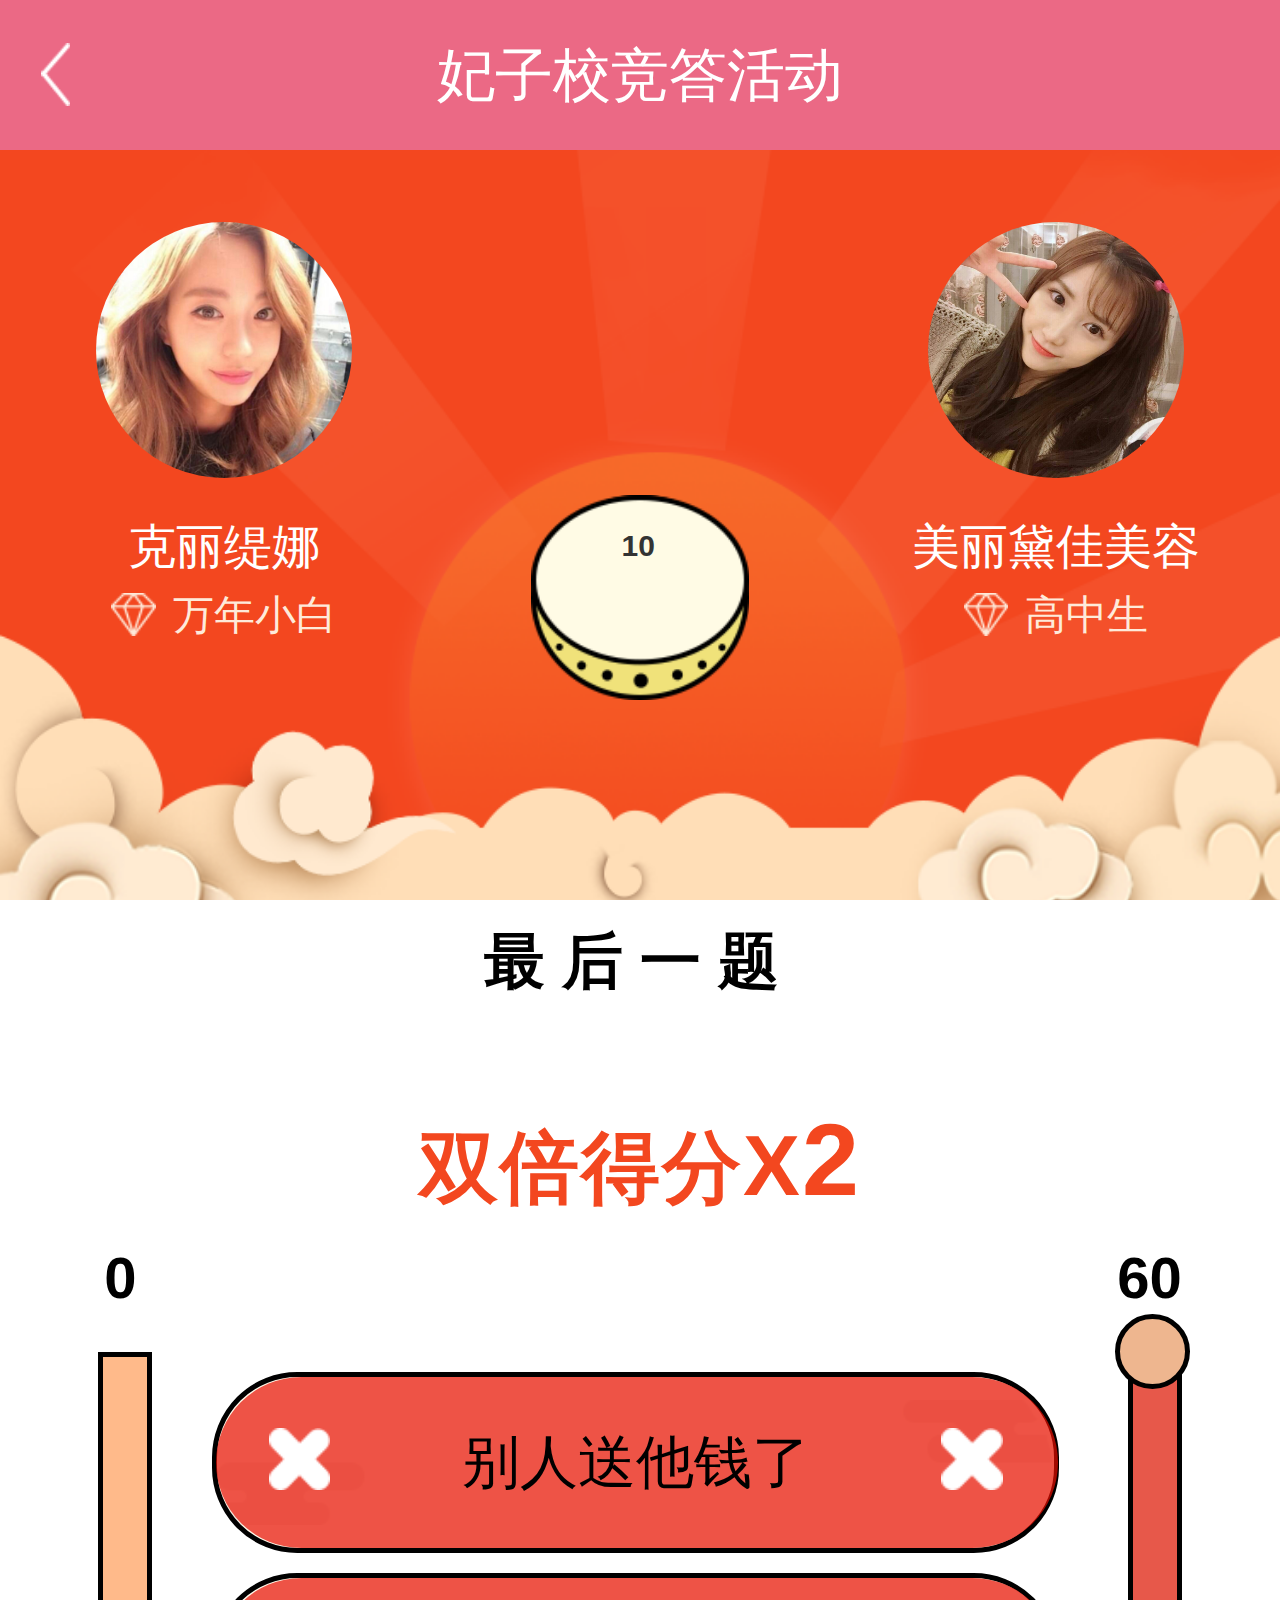
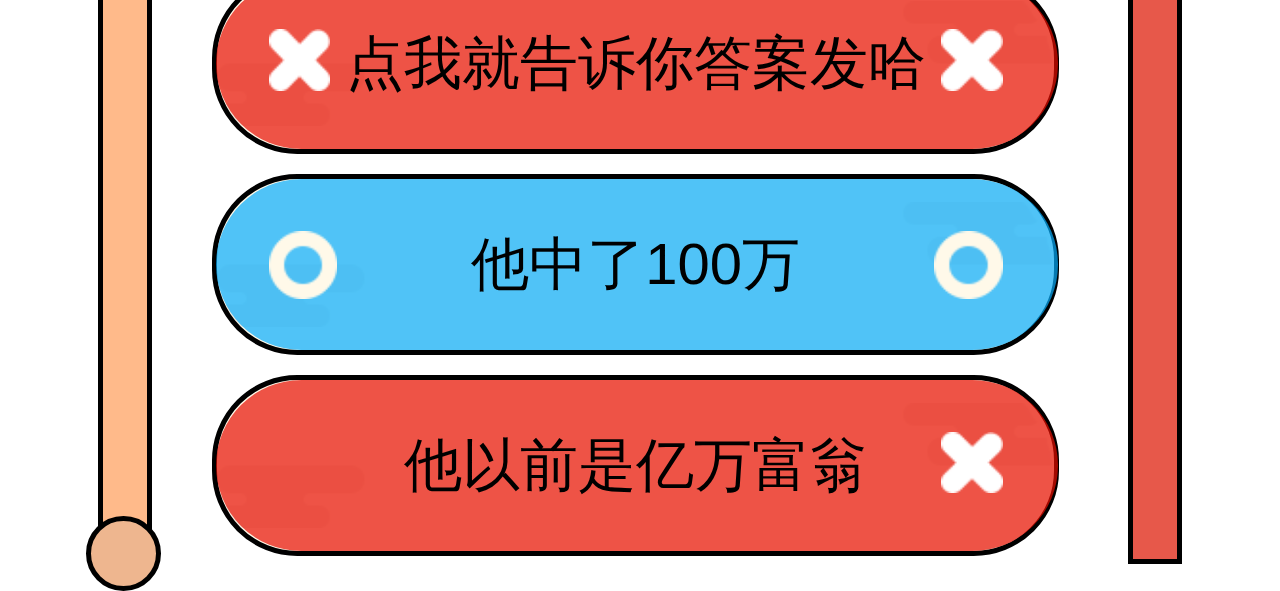
<file: html/index.html>
<!DOCTYPE html>
<html lang="en">
<head>
    <meta charset="UTF-8">
    <meta name="viewport"
          content="width=device-width, initial-scale=1.0, minimum-scale=1.0, maximum-scale=1.0,user-scalable=no">
    <title>妃子笑竞答活动</title>
    <link rel="stylesheet" href="../css/reset.css">
    <!--需要修改引入对应的css-->
    <link rel="stylesheet" href="../css/index.css">
    <!--需要修改引入对应的css-->
</head>
<body>
    <!--首页-->
    <div id="homePage" class="page  ">
        <header><img src="../images/btn-back.png" alt="" class="forBack"><span class="title">妃子校竞答活动</span></header>
        <div class="answerBar clearfix "><img src="../images/answerTitle.png" alt=""></div>
        <div class="answerBtn"><span class="btn-start">开始答题</span></div>
        <div class="cloudBottom"></div>
    </div>
    <!--角色选择-->
    <div id="selectRole" class="page  clearfix">
        <header><img src="../images/btn-back.png" alt="" class="forBack"><span class="title">选择对战模式</span></header>
        <div class="cloudTop"></div>
        <div class="role">
            <div class="person"><img src="../images/icon-person.png" alt="" class="selected-border"><span>个人</span><i class="selected"></i></div>
            <div class="team"><img src="../images/icon-team.png" alt="" class=""><span>团队</span><i class=""></i></div>
        </div>
        <ul class="vsPerson">
            <li class="vsRandom"><img src="../images/boxing.png" alt=""><span>随机匹配</span></li>
            <li class="vsFriend"><img src="../images/friend.png" alt=""><span>挑战好友</span></li>
            <li class="vsRanking"><img src="../images/ranking.png" alt=""><span>排行榜</span></li>
        </ul>
        <ul class="vsTeam" style="display: none">
            <li class="vsRandom"><img src="../images/boxing.png" alt=""><span>随机匹配</span></li>
            <li class="vsShop"><img src="../images/shopHomepage.png" alt=""><span>店铺主页</span></li>
            <li class="vsRanking"><img src="../images/ranking.png" alt=""><span>排行榜</span></li>
        </ul>
        <div class="introWrap">
            <div class="personIntro">
                <p class="roleIntro">角色介绍</p>
                <p>选择对手有随机匹配和邀请两种方式</p>
                <p> 随机匹配：实时获取在线用户</p>
                <p> 挑战好友：选择指定对手</p>
                <p>分数统计在个人账户中</p>
            </div>
            <div class="teamIntro"  style="display: none">
                <p class="roleIntro">团队PK模式</p>
                <p>随机匹配对手</p>
                <p>  题库难度系数比较大，邀请团队成员</p>
                <p> 一起参与哦！</p>
                <p>分数统计在团队模式的账户中</p>
            </div>
        </div>
    </div>
    <!--pk匹配-->
    <div id="pk" class="page  ">
        <header><img src="../images/btn-back.png" alt="" class="forBack"><span class="title">妃子校竞答活动</span></header>
        <div class="pkTop"></div>
        <div class="pkBottom"></div>
        <div class="pkCenter"><img src="../images/pk-bgCenter.png" alt=""></div>
        <div class="vs">
            <img src="../images/icon-vs.png" alt="" class="iconVs">
            <!--自己-->
            <div class="oneself">
                <img src="../images/timg.jpg" alt="">
                <p class="oneselfName">克丽缇娜</p>
                <p class="onselfGrade">万年小白</p>
            </div>
            <!--对手-->
            <div class="opponent" style="display: none">
                <img src="../images/timg002.jpg" alt="">
                <p class="opponentName">美丽黛佳美容</p>
                <p class="opponentGrade">高中生</p>
            </div>
            <!--对手正在匹配-->
            <div class="matching">
                <img src="../images/matching.png" alt="">
            </div>
        </div>
    </div>
    <!--答题页面-->
    <div id="answer" class="page cur clearfix">
        <header><img src="../images/btn-back.png" alt="" class="forBack"><span class="title">妃子校竞答活动</span></header>
        <div class="fight">
            <div class="answerSelf">
                <img src="../images/timg.jpg" alt="">
                <p class="oneselfName">克丽缇娜</p>
                <p class="onselfGrade">万年小白</p>
            </div>
            <div class="countDown"><i id="timer">10</i></div>
            <div class="answerOpponent">
                <img src="../images/timg002.jpg" alt="">
                <p class="opponentName">美丽黛佳美容</p>
                <p class="opponentGrade">高中生</p>
            </div>
        </div>
        <!--答题-->
        <div class="topic">
            <p class="topicTitle">最后一题</p>
            <div class="topicText">
                <!--最后一题双倍得分-->
                <p class="lastTopic" style="display: block">双倍得分<span><i>X</i>2</span></p>
                <p style="display: none">  小明一直花钱，为什么最后变成
                    了百万富翁？为什么呢风景会更
                    好更快的话？
                </p>
            </div>
            <div class="scoreResult">
                <div class="scoreSelf">
                    <span class="scoreNumSelf">0</span>
                    <div class="barSelf">
                        <div class="progress" style="height: 0%"></div>
                    </div>
                </div>
                <ul class="key">
                    <li><i class="player1 player1false"></i><i class="play2 player2false"></i><span class="keySelect selectedFalse"></span><span class="keyText">别人送他钱了</span></li>
                    <li><i class="player1 player1false"></i><i class="play2 player2false"></i><span class="keySelect selectedFalse"></span><span class="keyText">点我就告诉你答案发哈</span></li>
                    <li><i class="player1 player1true"></i><i class="play2 player2true"></i><span class="keySelect selectedTrue"></span><span class="keyText">他中了100万</span></li>
                    <li><i class="player1"></i><i class="play2 player2false"></i><span class="keySelect selectedFalse"></span><span class="keyText">他以前是亿万富翁</span></li>
                </ul>
                <div class="scoreOpponent">
                    <span class="scoreNumOpponent">60</span>
                    <div class="barOpponent">
                        <div class="progress" style="height: 100%"></div>
                    </div>
                </div>
            </div>
        </div>
    </div>
    <!--完成答题-->
    <div id="finish" class="page  clearfix">
        <header><img src="../images/btn-back.png" alt="" class="forBack"><span class="title">妃子校竞答活动</span></header>
        <div class="fight">
            <div class="answerSelf">
                <img src="../images/timg.jpg" alt="">
                <p class="oneselfName">克丽缇娜</p>
                <p class="onselfGrade">万年小白</p>
            </div>
            <div class="countDown" style="visibility: hidden"><i id="">10</i></div>
            <div class="answerOpponent">
                <img src="../images/timg002.jpg" alt="">
                <p class="opponentName">美丽黛佳美容</p>
                <p class="opponentGrade">高中生</p>
            </div>
            <!--对战分数-->
            <div class="fightScore" style="display: block">
                <p class="clearfix"><span class="selfScore">350</span><span class="fightVs">vs</span><span class="opponentScore">200</span></p>
            </div>
        </div>
        <!--挑战成功与失败-->
        <div class="test" style="display: block">
            <div class="vsResult">
                <p id="result">
                    <img src='' alt="">
                </p>
            </div>
            <ul class="vsBtn">
                <li><span class="btnVS "></span><span class="keyText">和TA再来一局</span></li>
                <li><span class="btnVS "></span><span class="keyText">重新玩</span></li>
            </ul>
        </div>
    </div>
    <!--我的主页与他的主页-->
    <div id="myHomepage" class="page  clearfix">
        <header><img src="../images/btn-back.png" alt="" class="forBack"><span class="title">我的主页</span></header>
        <div class="personInfo">
            <img src="../images/timg.jpg" alt="">
            <p class="personName">王美美</p>
            <p class="personGrade"><i></i>小学生</p>
            <p class="personShop">所在店铺：<span class="shopName">嘉美莱美容院</span></p>
            <div class="myFriend" style="display: none">
                我的好友
            </div>
            <div class="addFriend" style="display: block">
                <span>添加好友</span>
            </div>
        </div>
        <div class="canvasWra" style="background-color: #FFDEB7">
            <div id="canvas">
                <div class="circle circles-text" id="circles-1"></div>
                <div class="circle circles-text" id="circles-2"></div>
                <div class="circle circles-text" id="circles-3"></div>
            </div>
            <div class="circleText">
                <div class="circletxt">获胜</div>
                <div class="circletxt">打平</div>
                <div class="circletxt">失败</div>
            </div>
            <div class="cutLine"><div class="line"></div></div>
            <div class="circleText">
                <div class="circletxt circleNum">3</div>
                <div class="circletxt circleNum">73</div>
                <div class="circletxt circleNum">1314</div>
            </div>
            <div class="circleText">
                <div class="circletxt">游戏场次</div>
                <div class="circletxt">平均得分</div>
                <div class="circletxt">总分</div>
            </div>
        </div>

    </div>
    <!--好友列表-->
    <div id="friendList" class="page  ">
        <header><img src="../images/btn-back.png" alt="" class="forBack"><span class="title">好友列表</span></header>
        <div class="list">
            <div class="searchWra">
                <i class="searchIcon"></i><input type="text" class="search" placeholder="输入手机号码"><span class="cancel">取消</span>
            </div>
        </div>
        <div class="dataListWra">
            <ul class="dataList">
               <!-- <li class="dataItem">
                    <img src="../images/timg002.jpg" alt="">
                    <div class="friendInfo">
                        <p class="friendName">A小简单</p>
                        <p class="friendGrade">万年小白</p>
                    </div>
                    <span class="inviteBtn">邀请</span>
                </li>
                <li class="dataItem">
                    <img src="../images/timg002.jpg" alt="">
                    <div class="friendInfo">
                        <p class="friendName">A小简单</p>
                        <p class="friendGrade">万年小白</p>
                    </div>
                    <span class="inviteBtn">邀请</span>
                </li>
                <li class="dataItem">
                    <img src="../images/timg002.jpg" alt="">
                    <div class="friendInfo">
                        <p class="friendName">A小简单</p>
                        <p class="friendGrade">万年小白</p>
                    </div>
                    <span class="inviteBtn">邀请</span>
                </li>
                <li class="dataItem">
                    <img src="../images/timg002.jpg" alt="">
                    <div class="friendInfo">
                        <p class="friendName">A小简单</p>
                        <p class="friendGrade">万年小白</p>
                    </div>
                    <span class="inviteBtn">邀请</span>
                </li>
                <li class="dataItem">
                    <img src="../images/timg002.jpg" alt="">
                    <div class="friendInfo">
                        <p class="friendName">A小简单</p>
                        <p class="friendGrade">万年小白</p>
                    </div>
                    <span class="inviteBtn">邀请</span>
                </li>
                <li class="dataItem">
                    <img src="../images/timg002.jpg" alt="">
                    <div class="friendInfo">
                        <p class="friendName">A小简单</p>
                        <p class="friendGrade">万年小白</p>
                    </div>
                    <span class="inviteBtn">邀请</span>
                </li>
                <li class="dataItem">
                    <img src="../images/timg002.jpg" alt="">
                    <div class="friendInfo">
                        <p class="friendName">A小简单</p>
                        <p class="friendGrade">万年小白</p>
                    </div>
                    <span class="inviteBtn">邀请</span>
                </li>
                <li class="dataItem">
                    <img src="../images/timg002.jpg" alt="">
                    <div class="friendInfo">
                        <p class="friendName">A小简单</p>
                        <p class="friendGrade">万年小白</p>
                    </div>
                    <span class="inviteBtn">邀请</span>
                </li>
                <li class="dataItem">
                    <img src="../images/timg002.jpg" alt="">
                    <div class="friendInfo">
                        <p class="friendName">A小简单</p>
                        <p class="friendGrade">万年小白</p>
                    </div>
                    <span class="inviteBtn">邀请</span>
                </li>
                <li class="dataItem">
                    <img src="../images/timg002.jpg" alt="">
                    <div class="friendInfo">
                        <p class="friendName">A小简单</p>
                        <p class="friendGrade">万年小白</p>
                    </div>
                    <span class="inviteBtn">邀请</span>
                </li>-->
            </ul>
        </div>

        <!--当好友列表为空时添加好友提示-->
        <p class="hint" style="display: none">您在游戏中还没有好友，快去添加好友吧～</p>
        <p class="addFriendBtn">添加好友</p>
    </div>
    <!--筛选添加好友-->
    <div id="filterFriend" class="page  clearfix">
        <header><img src="../images/btn-back.png" alt="" class="forBack"><span class="title">添加好友</span></header>
        <div class="filterList">
            <div class="searchWra">
                <i class="searchIcon"></i><input type="text" class="search" placeholder="输入手机号码"><span class="cancel">取消</span>
            </div>
        </div>
        <div class="filter">
            <div class="filterTitle">选择部门</div>
            <ul id="filList">
                <li class="filItem"><img src="../images/icon-noSelect.png" alt="">伊丽莎白美容会所<span class="btnRight"></span></li>
                <li class="filItem"><img src="../images/icon-noSelect.png" alt="">伊丽莎白美容会所<span class="btnRight"></span></li>
                <li class="filItem"><img src="../images/icon-noSelect.png" alt="">伊丽莎白美容会所<span class="btnRight"></span></li>
                <li class="filItem"><img src="../images/icon-noSelect.png" alt="">伊丽莎白美容会所<span class="btnRight"></span></li>
                <li class="filItem"><img src="../images/icon-noSelect.png" alt="">伊丽莎白美容会所<span class="btnRight"></span></li>
                <li class="filItem"><img src="../images/icon-noSelect.png" alt="">伊丽莎白美容会所<span class="btnRight"></span></li>
            </ul>
        </div>
    </div>
    <!--我的店铺主页-->
    <div id="myShoppage" class="page  clearfix">
        <header><img src="../images/btn-back.png" alt="" class="forBack"><span class="title">我的主页</span></header>
        <div class="shopInfo">
            <img src="../images/timg.jpg" alt="">
            <p class="shopName">华臣一美</p>
            <p class="shopGrade"><i></i>普通</p>
        </div>
        <div class="shopArgument">
            <p class="shopTitle"><span class="titleName">帐号昵称</span><span class="titleNum">次数</span><span class="titleScore">总分</span></p>
            <ul class="argumentList">
                <li class="argumentItem">
                    <p class="argumentName">铃铛迪丽热巴</p>
                    <p class="argumentNum">10</p>
                    <p class="argumentScore">100</p>
                    <span class="btnRight"></span>
                </li>
                <li class="argumentItem">
                    <p class="argumentName">铃铛迪丽热巴</p>
                    <p class="argumentNum">10</p>
                    <p class="argumentScore">100</p>
                    <span class="btnRight"></span>
                </li>
                <li class="argumentItem">
                    <p class="argumentName">铃铛迪丽热巴</p>
                    <p class="argumentNum">10</p>
                    <p class="argumentScore">100</p>
                    <span class="btnRight"></span>
                </li>
                <li class="argumentItem">
                    <p class="argumentName">铃铛迪丽热巴</p>
                    <p class="argumentNum">10</p>
                    <p class="argumentScore">100</p>
                    <span class="btnRight"></span>
                </li>
                <li class="argumentItem">
                    <p class="argumentName">铃铛迪丽热巴</p>
                    <p class="argumentNum">10</p>
                    <p class="argumentScore">100</p>
                    <span class="btnRight"></span>
                </li>
                <li class="argumentItem">
                    <p class="argumentName">铃铛迪丽热巴</p>
                    <p class="argumentNum">10</p>
                    <p class="argumentScore">100</p>
                    <span class="btnRight"></span>
                </li>
                <li class="argumentItem">
                    <p class="argumentName">铃铛迪丽热巴</p>
                    <p class="argumentNum">10</p>
                    <p class="argumentScore">100</p>
                    <span class="btnRight"></span>
                </li><li class="argumentItem">
                <p class="argumentName">铃铛迪丽热巴</p>
                <p class="argumentNum">10</p>
                <p class="argumentScore">100</p>
                <span class="btnRight"></span>
            </li>

            </ul>
        </div>
    </div>
    <!--TA的店铺主页-->
    <div id="TaShoppage" class="page  clearfix">
        <header><img src="../images/btn-back.png" alt="" class="forBack"><span class="title">TA的店铺主页</span></header>
        <div class="TaShopInfo">
            <img src="../images/timg.jpg" alt="">
            <p class="TaShopName">美赞臣一</p>
            <p class="TaShopGrade"><i></i>普通</p>
        </div>
        <div class="TaShopArgument">
            <p class="TaShopTitle"><span class="TaTitleTime">答题时间</span><span class="TaTitleName">昵称</span><span class="TaTitleScore">总分</span></p>
            <ul class="TaArgumentList">
                <li class="TaArgumentItem">
                    <p class="TaArgumentTime">2018-01-20 12:20</p>
                    <p class="TaArgumentName">李立李立李立李立李立李立李立李立李立</p>
                    <p class="TaArgumentScore">10</p>
                    <span class="invite-btn">邀请</span>
                </li>
                <li class="TaArgumentItem">
                    <p class="TaArgumentTime">2018-01-20 12:20</p>
                    <p class="TaArgumentName">李立</p>
                    <p class="TaArgumentScore">100</p>
                    <span class="invite-btn">邀请</span>
                </li>
                <li class="TaArgumentItem">
                    <p class="TaArgumentTime">2018-01-20 12:20</p>
                    <p class="TaArgumentName">李立</p>
                    <p class="TaArgumentScore">2315</p>
                    <span class="invite-btn">邀请</span>
                </li>
                <li class="TaArgumentItem">
                    <p class="TaArgumentTime">2018-01-20 12:20</p>
                    <p class="TaArgumentName">李立</p>
                    <p class="TaArgumentScore">12455</p>
                    <span class="invite-btn">邀请</span>
                </li>
                <li class="TaArgumentItem">
                    <p class="TaArgumentTime">2018-01-20 12:20</p>
                    <p class="TaArgumentName">李立</p>
                    <p class="TaArgumentScore">12455</p>
                    <span class="invite-btn">邀请</span>
                </li>
                <li class="TaArgumentItem">
                    <p class="TaArgumentTime">2018-01-20 12:20</p>
                    <p class="TaArgumentName">李立</p>
                    <p class="TaArgumentScore">12455</p>
                    <span class="invite-btn">邀请</span>
                </li>
                <li class="TaArgumentItem">
                <p class="TaArgumentTime">2018-01-20 12:20</p>
                <p class="TaArgumentName">李立</p>
                <p class="TaArgumentScore">12455</p>
                <span class="invite-btn">邀请</span>
            </li>

            </ul>
        </div>
    </div>
    <!--详情页-->
    <div id="details" class="page  clearfix">
        <header><img src="../images/btn-back.png" alt="" class="forBack"><span class="title">详情</span></header>
        <img src="../images/detail-Cloud.png" alt="" class="bgCloud">
        <div class="argumentDetail">
            <p class="detailText"><span class="answerTime">答题时间</span><span class="answerNum">贡献值</span></p>
            <ul class="detailList">
                <li class="detailItem">
                    <span class="detailTime">2018-01-20 12:20</span><span class="detailNum">+10</span>
                </li>
                <li class="detailItem">
                    <span class="detailTime">2018-01-20 12:20</span><span class="detailNum">+10</span>
                </li>
                <li class="detailItem">
                    <span class="detailTime">2018-01-20 12:20</span><span class="detailNum">+10</span>
                </li>
                <li class="detailItem">
                    <span class="detailTime">2018-01-20 12:20</span><span class="detailNum">+10</span>
                </li>
                <li class="detailItem">
                    <span class="detailTime">2018-01-20 12:20</span><span class="detailNum">+10</span>
                </li>
                <li class="detailItem">
                    <span class="detailTime">2018-01-20 12:20</span><span class="detailNum">+10</span>
                </li>
                <li class="detailItem">
                    <span class="detailTime">2018-01-20 12:20</span><span class="detailNum">+10</span>
                </li>
                <li class="detailItem">
                    <span class="detailTime">2018-01-20 12:20</span><span class="detailNum">+10</span>
                </li>
                <li class="detailItem">
                    <span class="detailTime">2018-01-20 12:20</span><span class="detailNum">+10</span>
                </li>
                <li class="detailItem">
                    <span class="detailTime">2018-01-20 12:20</span><span class="detailNum">+10</span>
                </li>
                <li class="detailItem">
                    <span class="detailTime">2018-01-20 12:20</span><span class="detailNum">+10</span>
                </li>
                <li class="detailItem">
                    <span class="detailTime">2018-01-20 12:20</span><span class="detailNum">+10</span>
                </li>
                <li class="detailItem">
                    <span class="detailTime">2018-01-20 12:20</span><span class="detailNum">+10</span>
                </li>
                <li class="detailItem">
                    <span class="detailTime">2018-01-20 12:20</span><span class="detailNum">+10</span>
                </li>
                <li class="detailItem">
                    <span class="detailTime">2018-01-20 12:20</span><span class="detailNum">+10</span>
                </li>
                <li class="detailItem">
                    <span class="detailTime">2018-01-20 12:20</span><span class="detailNum">+10</span>
                </li>
                <li class="detailItem">
                    <span class="detailTime">2018-01-20 12:20</span><span class="detailNum">+10</span>
                </li>
                <li class="detailItem">
                    <span class="detailTime">2018-01-20 12:20</span><span class="detailNum">+10</span>
                </li>
                <li class="detailItem">
                    <span class="detailTime">2018-01-20 12:20</span><span class="detailNum">+10</span>
                </li>
                <li class="detailItem">
                    <span class="detailTime">2018-01-20 12:20</span><span class="detailNum">+10</span>
                </li>
            </ul>
        </div>
    </div>
    <!--个人等级-->
    <div id="personRank" class="page ">
        <header><img src="../images/btn-back.png" alt="" class="forBack"><span class="title">等级</span></header>
        <img src="../images/detail-Cloud.png" alt="" class="bgCloud">
        <ul class="perRankList">
            <li class="perRanItem"><img src="../images/icon-xiaobai.png" alt=""><span class="perRanName">万年小白</span><span class="RanStart"></span></li>
            <li class="perRanItem"><img src="../images/icon-xiaoxuesheng.png" alt=""><span class="perRanName">小学生</span><span class="RanStart"></span><span class="RanStart"></span></li>
            <li class="perRanItem"><img src="../images/icon-guangzhanshi.png" alt=""><span class="perRanName">狂战士</span><span class="RanStart"></span><span class="RanStart"></span><span class="RanStart"></span></li>
            <li class="perRanItem"><img src="../images/icon-xingyuner.png" alt=""><span class="perRanName">幸运儿</span><span class="RanStart"></span><span class="RanStart"></span><span class="RanStart"></span><span class="RanStart"></span></li>
            <li class="perRanItem"><img src="../images/icon-pkwang.png" alt=""><span class="perRanName">PK王</span><span class="RanStart"></span><span class="RanStart"></span><span class="RanStart"></span><span class="RanStart"></span><span class="RanStart"></span></li>
        </ul>
    </div>
    <!--团队等级-->
    <div id="teamRank" class="page ">
        <header><img src="../images/btn-back.png" alt="" class="forBack"><span class="title">等级</span></header>
        <img src="../images/detail-Cloud.png" alt="" class="bgCloud">
        <ul class="teamRankList">
            <li class="teamRanItem"><img src="../images/icon-qingtong.png" alt=""><span class="teamRanName">青铜白丁营</span><span class="RanStart"></span></li>
            <li class="teamRanItem"><img src="../images/icon-baiyin.png" alt=""><span class="teamRanName">白银童生团</span><span class="RanStart"></span><span class="RanStart"></span></li>
            <li class="teamRanItem"><img src="../images/icon-huangjin.png" alt=""><span class="teamRanName">黄金秀才旅</span><span class="RanStart"></span><span class="RanStart"></span><span class="RanStart"></span></li>
            <li class="teamRanItem"><img src="../images/icon-bojin.png" alt=""><span class="teamRanName">铂金举人师</span><span class="RanStart"></span><span class="RanStart"></span><span class="RanStart"></span><span class="RanStart"></span></li>
            <li class="teamRanItem"><img src="../images/icon-wangzhe.png" alt=""><span class="teamRanName">王者状元军</span><span class="RanStart"></span><span class="RanStart"></span><span class="RanStart"></span><span class="RanStart"></span><span class="RanStart"></span></li>
        </ul>
    </div>
    <!--排行榜-->
    <div id="topList" class="page ">
        <header><img src="../images/btn-back.png" alt="" class="forBack"><span class="title">排行榜</span></header>
        <div class="rankWrap">
            <div class="rankClassify">
                <div class="total rankClass">总分排行</div>
                <div class="value">贡献值排名</div>
            </div>
            <div class="rankDetails">
                <div class="topThree">
                    <div class="topNo3">
                        <div class="topNo3Wrap">
                            <img src="../images/no3.jpeg" alt="">
                            <span class="crown-blue"></span>
                            <span class="topNo3Num"></span>
                        </div>
                        <div class="topNo3Info">
                            <p class="topNo3Name">新知识</p>
                            <p class="topNo3Score">138906</p>
                        </div>
                    </div>
                    <div class="topNo1">
                        <div class="topNo1Wrap">
                            <img src="../images/no1.jpeg" alt="">
                            <span class="crown-yellow"></span>
                            <span class="topNo1Num"></span>
                        </div>
                        <div class="topNo1Info">
                            <p class="topNo1Name">新知识</p>
                            <p class="topNo1Score">138906</p>
                        </div>
                        <span class="shadowLeft"></span>
                        <span class="shadowRight"></span>
                    </div>
                    <div class="topNo2">
                        <div class="topNo2Wrap">
                            <img src="../images/no2.jpg" alt="">
                            <span class="crown-red"></span>
                            <span class="topNo2Num"></span>
                        </div>
                        <div class="topNo2Info">
                            <p class="topNo2Name">美丽店</p>
                            <p class="topNo2Score">138906</p>
                        </div>
                    </div>
                </div>
                <div class="myRank">
                    <span class="myNoNum">我的排名：<i class="NoNum">120</i></span>
                    <span class="myTotal"><span class="totalText">总分：</span><i class="total">12380</i></span>
                </div>
                <ul class="topTen">
                    <li class="topTenInfo">
                       <div class="topTenImg">
                           <img src="../images/no1.jpeg" alt="">
                           <span class="rankNum">10</span>
                       </div>
                       <p class="topTenNum">192749</p>
                       <p class="topTenName">嘉美莱和你嘉美美莱和你嘉美莱和你嘉美莱和你</p>
                   </li>
                    <li class="topTenInfo">
                        <div class="topTenImg">
                            <img src="../images/no1.jpeg" alt="">
                            <span class="rankNum">10</span>
                        </div>
                        <p class="topTenNum">192749</p>
                        <p class="topTenName">嘉美莱和你嘉美美莱和你嘉美莱和你嘉美莱和你</p>
                    </li>
                    <li class="topTenInfo">
                        <div class="topTenImg">
                            <img src="../images/no1.jpeg" alt="">
                            <span class="rankNum">10</span>
                        </div>
                        <p class="topTenNum">192749</p>
                        <p class="topTenName">嘉美莱和你嘉美美莱和你嘉美莱和你嘉美莱和你</p>
                    </li>
                    <li class="topTenInfo">
                        <div class="topTenImg">
                            <img src="../images/no1.jpeg" alt="">
                            <span class="rankNum">10</span>
                        </div>
                        <p class="topTenNum">192749</p>
                        <p class="topTenName">嘉美莱和你嘉美美莱和你嘉美莱和你嘉美莱和你</p>
                    </li>
                    <li class="topTenInfo">
                        <div class="topTenImg">
                            <img src="../images/no1.jpeg" alt="">
                            <span class="rankNum">10</span>
                        </div>
                        <p class="topTenNum">192749</p>
                        <p class="topTenName">嘉美莱和你嘉美美莱和你嘉美莱和你嘉美莱和你</p>
                    </li>
                    <li class="topTenInfo">
                        <div class="topTenImg">
                            <img src="../images/no1.jpeg" alt="">
                            <span class="rankNum">10</span>
                        </div>
                        <p class="topTenNum">192749</p>
                        <p class="topTenName">嘉美莱和你嘉美美莱和你嘉美莱和你嘉美莱和你</p>
                    </li>
                    <li class="topTenInfo">
                        <div class="topTenImg">
                            <img src="../images/no1.jpeg" alt="">
                            <span class="rankNum">10</span>
                        </div>
                        <p class="topTenNum">192749</p>
                        <p class="topTenName">嘉美莱和你嘉美美莱和你嘉美莱和你嘉美莱和你</p>
                    </li>
                </ul>
            </div>
        </div>

    </div>





<script type="text/javascript" src="../js/rem.js"></script>
<script type="text/javascript" src="../js/jquery.min.js"></script>
<script type="text/javascript" src="../js/circles.min.js"></script>
<script type="text/javascript" src="../js/router.js"></script>
<script type="text/javascript">
    $(function () {
        /*测试模拟分数变化*/

        var scoreNum = 0;
        var scoreTimer = setInterval(function () {
            scoreNum += 5;
            $('.scoreNumSelf').text(scoreNum)
            var percent = (scoreNum/60*100) + '%';
            console.log(typeof percent,percent)
            $('.barSelf .progress').height(percent).css({'transition':'height .5s'})
            if(scoreNum >= 60){
                clearInterval(scoreTimer)
            }
        },2000)
        /*初始化就调用方法链接webscoket服务器*/
//        WebSocketConnect()
        /*每次页面从新加载时,回到主页*/
        location.hash = 'homePage';//使用location.hash方法跳转路由
        window.onhashchange = function (e) {
            console.log(e)
            //当hash变化时，执行hashchange事件，该事件具有oldURL和newURL两个事件属性，分别代表前一个URL和目前的URL
            var oldHash = e.oldURL.split('#')[1];   //取得前一个hash
            console.log(e.oldURL,'-------------------',oldHash,'--------------------',e.oldURL.split('#')[0])
            var newHash = e.newURL.split('#')[1];   //取得当前hash
            console.log(e.newURL,newHash,e.newURL.split('#')[0])
            var oldPage = document.getElementById(oldHash);
            var newPage = document.getElementById(newHash);
            oldPage.classList.remove('cur');    //隐藏前一个page
            newPage.classList.add('cur');     //显示当前page
        };
        /*返回按钮目前与浏览器返回按钮保持一致*/
        $('.forBack').click(function () {
            history.back()
        })
        /*调用路由*/
        router.route()
        /*个人模式跳转到个人排行榜*/
        router.personRank(per)//可以调用个人排行榜的方法（传参）
        /*团队模式跳转到团队排行榜*/
        router.teamRank(team)
        function per() {
            alert('个人模式')
        }
        function team() {
            alert('团队模式')
        }
        router.personPk(pkAnimate)
        router.teamPk(team)
        /*切换角色js*/
        seleRole()
        function seleRole() {
            $('.role>div').click(function () {
                $(this).find('img').addClass('selected-border').siblings('i').addClass('selected')
                $(this).siblings().find('img').removeClass('selected-border').siblings('i').removeClass('selected')
                var flag = $('.person').find('img').hasClass('selected-border')
                console.log(flag)
                if($('.person').find('img').hasClass('selected-border')){
                    $('.vsPerson').show()
                    $('.vsTeam').hide()
                    $('.personIntro').show()
                    $('.teamIntro').hide()
                }else {
                    $('.vsPerson').hide()
                    $('.vsTeam').show()
                    $('.personIntro').hide()
                    $('.teamIntro').show()
                }
            })


        }
        /*倒计时*/
        countDown()
        function countDown () {
            var num = 10
            var timer = setInterval(function () {
                $('#timer').html(num);
                num--;
                if(num == -1){
                    clearInterval(timer)
                }
            },1000)
        }
        /*点击再来一局 从新玩js效果*/
        btnSwitch()
        function btnSwitch() {
            $('.vsBtn>li').click(function () {
                $(this).find('.btnVS').addClass('selectedFalse').siblings('.keyText').css({'color':'#fff'})
                $(this).siblings().find('.btnVS').removeClass('selectedFalse').siblings('.keyText').css({'color':'#000'})
            })
        }
        /*挑战成功与挑战失败*/
        vsResult()
        function vsResult() {
            if(+$('.selfScore').text() > +$('.opponentScore').text()){
                $('#result img').attr('src','../images/vs-win.png')
            }else{
                $('#result img').attr('src','../images/vs-defeated.png')
            }
        }
        /*环形进度条配置参数*/
        circlesSet(10,20,100);
        function circlesSet(value1,value2,value3) {
            var circles = [];
            for (var i = 1; i <= 3; i++) {
                var child = document.getElementById('circles-' + i),
                        percentage = [value1,value2,value3];
                circles.push(Circles.create({
                    id:         child.id,
                    maxValue:   100,
                    value:		percentage[i-1],
                    radius:     40,
                    width:      6,
                    colors:     ['#FFFFFF', '#fc8367'],
                    text:        function(value){return value + '%';},
                    textClass:  'circles-text',
                }));
            }
        }
        /*搜索好友取消按钮*/
        cancel()
        function cancel() {
            $('.cancel').click(function () {
                $('.search').val('')
            })
        }
        /*是否显示添加好友提示*/
        hintShow()
        function hintShow() {
            if($('.dataList>li').length == 0){
                $('.hint').show()
            }else{
                $('.hint').hide()
            }
        }
        /*筛选好友选中状态*/
        setSelected()
        function setSelected() {
            $('#filList>li').click(function () {
                $(this).find('img').attr('src','../images/icon-selected.png')
                $(this).siblings().find('img').attr('src','../images/icon-noSelect.png')
            })
        }
        /*排行榜切换开关*/
        rankSwitch()
        function rankSwitch() {
            $('.rankClassify>div').click(function () {
                $(this).addClass('rankClass').siblings().removeClass('rankClass')
                if($('.value').hasClass('rankClass')){
                    for(var i=1;i<=3;i++){
                        $('.topNo'+i+'Score').addClass('topNo'+i+'Value').removeClass('topNo'+i+'Score')
                    }
                    $('.totalText').text('贡献值：')
                }else if($('.total').hasClass('rankClass')){
                    for(var i=1;i<=3;i++){
                        $('.topNo'+i+'Value').addClass('topNo'+i+'Score').removeClass('topNo'+i+'Value')
                    }
                    $('.totalText').text('总分：')
                }
            })
        }
        /*定义排行版数字*/
        rankNum()
        function rankNum() {
            for(var i=4;i<=10;i++){
                $('.topTen li:nth-child('+(i-3)+')').find('.rankNum').text(i)
            }
        }
    })
    /*webScoket链接方法*/
    function WebSocketConnect() {
        if ("WebSocket" in window) {
            console.log('当前浏览器支持webscoket')
            // 打开一个 web socket，链接webscoket服务器地址
//                var ws = new WebSocket("ws://localhost:9998/echo");
                var ws = new WebSocket("ws://10.10.8.22:8377/mtmy-wap/websocket");
//            var ws = new WebSocket("ws://172.50.3.33:8080/mtmy-wap/websocket");

            ws.onopen = function () {
                // Web Socket 已连接上，使用 send() 方法发送数据
                ws.send("发送数据");
                alert("数据发送中...");
            };

            ws.onmessage = function (evt) {
//                    接收数据
                var received_msg = evt.data;
                console.log(received_msg)
                alert("数据已接收...");
            };

            ws.onclose = function () {
                // 关闭 websocket
                alert("连接已关闭...");
            };
        }
        else {
            // 浏览器不支持 WebSocket
            alert("当前浏览器不支持 WebSocket!");
        }
    }

    /*页面中所有动画效果*/
    /*pk页面匹配中动画效果*/
    function pkAnimate() {
        $('.oneself').addClass('fadeInLeft')
        $('.matching').addClass('fadeOut')
        /*模拟匹配成功后动画效果*/
        setTimeout(function () {
         $('.matching').hide()
         $('.opponent').show().addClass('fadeInRight')
         },3000)

            $('.iconVs').addClass('bounceIn')

    }
</script>
</body>
</html>
</file>
<file: css/index.css>
html,
body {
  width: 100%;
  height: 100%;
}
body {
  background-color: #ffffff;
}
.page {
  display: none;
}
.page.cur {
  display: block;
}
/*定义选中的角色选择的状态*/
.selected-border {
  border: 0.064rem solid #fd7c5a !important;
}
.selected {
  display: inline-block;
  width: 1.2373333333333334rem;
  height: 1.2373333333333334rem;
  background: url("../images/btn-select.png") no-repeat center;
  background-size: 100%;
  position: absolute;
  left: 1.536rem;
  top: 3.6693333333333333rem;
}
/*选择正确与选择错误*/
.selectedTrue {
  position: absolute;
  left: -1px;
  top: 0;
  width: 10.517333333333333rem;
  height: 100%;
  border-radius: 1.0666666666666667rem;
  background-color: rgba(5, 172, 252, 0.7);
}
.selectedFalse {
  position: absolute;
  left: -1px;
  top: 0;
  width: 10.517333333333333rem;
  height: 100%;
  border-radius: 1.0666666666666667rem;
  background-color: rgba(231, 13, 0, 0.7);
}
/*自己*/
.player1true {
  position: absolute;
  left: 0.64rem;
  top: 0.64rem;
  width: 0.8533333333333334rem;
  height: 0.8533333333333334rem;
  background: url("../images/true.png") no-repeat center;
  background-size: 100%;
  z-index: 200;
}
.player1false {
  position: absolute;
  left: 0.64rem;
  top: 0.64rem;
  width: 0.768rem;
  height: 0.768rem;
  background: url("../images/false.png") no-repeat center;
  background-size: 0.768rem 0.768rem;
  z-index: 200;
}
/*对方*/
.player2false {
  position: absolute;
  right: 0.64rem;
  top: 0.64rem;
  width: 0.768rem;
  height: 0.768rem;
  background: url("../images/false.png") no-repeat center;
  background-size: 0.768rem 0.768rem;
  z-index: 200;
}
.player2true {
  position: absolute;
  right: 0.64rem;
  top: 0.64rem;
  width: 0.8533333333333334rem;
  height: 0.8533333333333334rem;
  background: url("../images/true.png") no-repeat center;
  background-size: 100%;
  z-index: 200;
}
/*定义排行类型选中状态*/
.rankClass {
  background-color: #FD7C5A;
  color: #FFFFFF;
}
/*贡献值图标*/
header {
  position: fixed;
  z-index: 800;
  width: 100%;
  background-color: #EB6985;
  text-align: center;
}
header img {
  width: 0.3626666666666667rem;
  height: 0.7893333333333333rem;
  position: absolute;
  left: 0.512rem;
  top: 0.5333333333333333rem;
}
header .title {
  display: inline-block;
  height: 1.8773333333333333rem;
  font-size: 0.7253333333333334rem;
  color: #FFFFFF;
  line-height: 1.8773333333333333rem;
  position: relative;
}
#homePage {
  position: relative;
  width: 100%;
  height: 100%;
  background: url("../images/homepage-background.png") no-repeat center bottom #e94b26;
  background-size: 100% auto;
}
#homePage .answerBar {
  width: 100%;
}
#homePage .answerBar img {
  width: 100%;
  padding-top: 3.84rem;
  display: block;
}
#homePage .answerBtn {
  width: 100%;
  text-align: center;
  margin-top: 5.973333333333334rem;
}
#homePage .answerBtn span {
  display: inline-block;
  font-size: 1.0666666666666667rem;
  width: 8.533333333333333rem;
  height: 1.92rem;
  border-radius: 0.96rem;
  background-color: #FEC771;
  color: #FDFCFC;
  text-align: center;
  line-height: 1.92rem;
}
#homePage .cloudBottom {
  width: 100%;
  height: 5.333333333333333rem;
  position: absolute;
  left: 0;
  bottom: 0;
  background: url("../images/cloud-bottom.png") no-repeat center;
  background-size: 100% 5.333333333333333rem;
}
#selectRole {
  width: 100%;
  height: 100%;
  position: relative;
  background: bottom #fdc5a3;
  background-size: 100% auto;
}
#selectRole .cloudTop {
  width: 100%;
  height: 3.328rem;
  background: url("../images/cloud-top.png") no-repeat center bottom;
  background-size: 100% 3.328rem;
  padding-top: 1.8773333333333333rem;
}
#selectRole .role {
  display: flex;
  justify-content: space-around;
  margin-top: 0.3626666666666667rem;
}
#selectRole .role .person {
  position: relative;
}
#selectRole .role .person img {
  width: 4.266666666666667rem;
  height: 4.266666666666667rem;
  border-radius: 50%;
  display: block;
  border: 0.064rem solid rgba(0, 0, 0, 0);
}
#selectRole .role .person span {
  display: block;
  margin-top: 0.64rem;
  width: 4.266666666666667rem;
  text-align: center;
  font-size: 0.7253333333333334rem;
  color: #333333;
}
#selectRole .role .team {
  position: relative;
}
#selectRole .role .team img {
  width: 4.266666666666667rem;
  height: 4.266666666666667rem;
  border-radius: 50%;
  display: block;
  border: 0.064rem solid rgba(0, 0, 0, 0);
}
#selectRole .role .team span {
  display: block;
  margin-top: 0.64rem;
  width: 4.266666666666667rem;
  text-align: center;
  font-size: 0.7253333333333334rem;
  color: #333333;
}
#selectRole .vsPerson {
  display: flex;
  justify-content: space-around;
  margin-top: 1.5786666666666667rem;
}
#selectRole .vsPerson li {
  width: 3.84rem;
  height: 3.84rem;
  border-radius: 0.4266666666666667rem;
  background-color: #34B8F1;
  text-align: center;
  font-size: 0.512rem;
  color: #ffffff;
}
#selectRole .vsPerson li span {
  display: block;
  margin-top: 0.4266666666666667rem;
}
#selectRole .vsPerson .vsRandom img {
  width: 2.3893333333333335rem;
  height: 1.152rem;
  margin-top: 0.896rem;
}
#selectRole .vsPerson .vsFriend img {
  width: 1.2373333333333334rem;
  height: 1.3226666666666667rem;
  margin-top: 0.6826666666666666rem;
}
#selectRole .vsPerson .vsRanking img {
  width: 1.3226666666666667rem;
  height: 1.344rem;
  margin-top: 0.7253333333333334rem;
}
#selectRole .vsTeam {
  display: flex;
  justify-content: space-around;
  margin-top: 1.5786666666666667rem;
}
#selectRole .vsTeam li {
  width: 3.84rem;
  height: 3.84rem;
  border-radius: 0.4266666666666667rem;
  background-color: #34B8F1;
  text-align: center;
  font-size: 0.512rem;
  color: #ffffff;
}
#selectRole .vsTeam li span {
  display: block;
  margin-top: 0.4266666666666667rem;
}
#selectRole .vsTeam .vsRandom img {
  width: 2.3893333333333335rem;
  height: 1.152rem;
  margin-top: 0.896rem;
}
#selectRole .vsTeam .vsShop img {
  width: 1.3866666666666667rem;
  height: 1.2373333333333334rem;
  margin-top: 0.7466666666666667rem;
}
#selectRole .vsTeam .vsRanking img {
  width: 1.3226666666666667rem;
  height: 1.344rem;
  margin-top: 0.7253333333333334rem;
}
#selectRole .introWrap {
  position: relative;
  margin-top: 2.3466666666666667rem;
  box-sizing: border-box;
  padding: 0 0.8533333333333334rem;
}
#selectRole .introWrap:after {
  display: inline-block;
  content: '';
  width: 4.224rem;
  height: 2.7093333333333334rem;
  background: url("../images/vsCloud.png") no-repeat center;
  background-size: 4.224rem 2.7093333333333334rem;
  position: absolute;
  right: 0;
  bottom: -0.32rem;
}
#selectRole .introWrap .personIntro {
  box-sizing: border-box;
  padding: 0.64rem;
  width: 100%;
  height: 5.1626666666666665rem;
  border-radius: 0.4266666666666667rem;
  background-color: #ffffff;
}
#selectRole .introWrap .personIntro .roleIntro {
  font-size: 0.7253333333333334rem;
  color: #333333;
  margin-bottom: 0.4266666666666667rem;
  font-weight: bold;
}
#selectRole .introWrap .personIntro p {
  font-size: 0.5973333333333334rem;
  color: #666;
  padding-bottom: 0.128rem;
}
#selectRole .introWrap .teamIntro {
  box-sizing: border-box;
  padding: 0.64rem;
  width: 100%;
  height: 5.1626666666666665rem;
  border-radius: 0.4266666666666667rem;
  background-color: #ffffff;
}
#selectRole .introWrap .teamIntro .roleIntro {
  font-size: 0.7253333333333334rem;
  color: #333333;
  margin-bottom: 0.4266666666666667rem;
  font-weight: bold;
}
#selectRole .introWrap .teamIntro p {
  font-size: 0.5973333333333334rem;
  color: #666;
  padding-bottom: 0.128rem;
}
#pk {
  position: relative;
  width: 100%;
  height: 100%;
}
#pk .pkTop {
  width: 100%;
  height: 50%;
  background-color: #FE5730;
}
#pk .pkBottom {
  width: 100%;
  height: 50%;
  background-color: #1EB1FD;
}
#pk .pkCenter {
  width: 100%;
  height: 12.8rem;
  position: absolute;
  left: 0;
  top: 0;
  bottom: 0;
  right: 0;
  margin: auto;
}
#pk .pkCenter img {
  width: 100%;
  display: block;
}
#pk .vs {
  width: 100%;
  height: 18.666666666666668rem;
  position: absolute;
  left: 0;
  top: 0;
  bottom: 0;
  right: 0;
  margin: auto;
}
#pk .vs .iconVs {
  position: absolute;
  width: 4.544rem;
  height: 6.08rem;
  left: 0;
  top: 0;
  bottom: 0;
  right: 0;
  margin: auto;
}
#pk .vs .oneself {
  width: 40%;
  height: 6.72rem;
  position: absolute;
  left: 0;
  top: 0;
  text-align: center;
}
#pk .vs .oneself img {
  width: 4.266666666666667rem;
  height: 4.266666666666667rem;
  border-radius: 50%;
}
#pk .vs .oneself .oneselfName {
  font-size: 0.7253333333333334rem;
  color: #FFFFFF;
  margin-top: 0.64rem;
}
#pk .vs .oneself .onselfGrade {
  font-size: 0.5973333333333334rem;
  color: #FEEADA;
  margin-top: 0.4266666666666667rem;
}
#pk .vs .oneself .onselfGrade:before {
  content: '';
  display: inline-block;
  width: 0.5546666666666666rem;
  height: 0.5333333333333333rem;
  background: url("../images/icon-grade.png") no-repeat center;
  background-size: 0.5546666666666666rem 0.5333333333333333rem;
  vertical-align: middle;
  margin-right: 0.21333333333333335rem;
  margin-top: -0.08533333333333333rem;
}
#pk .vs .opponent {
  width: 40%;
  height: 6.72rem;
  position: absolute;
  right: 0;
  bottom: 0;
  text-align: center;
}
#pk .vs .opponent img {
  width: 4.266666666666667rem;
  height: 4.266666666666667rem;
  border-radius: 50%;
}
#pk .vs .opponent .opponentName {
  font-size: 0.7253333333333334rem;
  color: #FFFFFF;
  margin-top: 0.64rem;
}
#pk .vs .opponent .opponentGrade {
  font-size: 0.5973333333333334rem;
  color: #FEEADA;
  margin-top: 0.4266666666666667rem;
}
#pk .vs .opponent .opponentGrade:before {
  content: '';
  display: inline-block;
  width: 0.5546666666666666rem;
  height: 0.5333333333333333rem;
  background: url("../images/icon-grade.png") no-repeat center;
  background-size: 0.5546666666666666rem 0.5333333333333333rem;
  vertical-align: middle;
  margin-right: 0.21333333333333335rem;
  margin-top: -0.08533333333333333rem;
}
#pk .vs .matching {
  width: 40%;
  height: 6.72rem;
  position: absolute;
  right: 0;
  bottom: 0;
  text-align: center;
}
#pk .vs .matching img {
  width: 4.864rem;
  height: 0.7893333333333333rem;
  position: absolute;
  left: 0;
  top: 0;
  bottom: 0;
  right: 0;
  margin: auto;
}
#answer {
  width: 100%;
  height: 100%;
  background: url("../images/answer-bg.png") no-repeat center top #ffdeb7;
  background-size: 100% auto;
}
#answer .fight {
  display: flex;
  justify-content: space-around;
  padding-top: 2.7733333333333334rem;
  position: relative;
}
#answer .fight .answerSelf {
  width: 25%;
  height: 6.72rem;
  text-align: center;
}
#answer .fight .answerSelf img {
  width: 3.2rem;
  height: 3.2rem;
  border-radius: 50%;
}
#answer .fight .answerSelf .oneselfName {
  font-size: 0.5973333333333334rem;
  color: #FFFFFF;
  margin-top: 0.4053333333333333rem;
}
#answer .fight .answerSelf .onselfGrade {
  font-size: 0.512rem;
  color: #FEEADA;
  margin-top: 0.2986666666666667rem;
}
#answer .fight .answerSelf .onselfGrade:before {
  content: '';
  display: inline-block;
  width: 0.5546666666666666rem;
  height: 0.5333333333333333rem;
  background: url("../images/icon-grade.png") no-repeat center;
  background-size: 0.5546666666666666rem 0.5333333333333333rem;
  vertical-align: middle;
  margin-right: 0.21333333333333335rem;
  margin-top: -0.08533333333333333rem;
}
#answer .fight .countDown {
  width: 20%;
  height: 6.72rem;
  background: url("../images/drum.png") no-repeat center 3.4133333333333336rem;
  background-size: 2.7306666666666666rem 2.56rem;
  position: relative;
}
#answer .fight .countDown #timer {
  width: 1.28rem;
  height: 1.0666666666666667rem;
  text-align: center;
  font-size: 30px;
  color: #333333;
  font-style: normal;
  position: absolute;
  bottom: 1.792rem;
  left: 0.9386666666666666rem;
  font-weight: bold;
}
#answer .fight .answerOpponent {
  width: 25%;
  height: 6.72rem;
  text-align: center;
}
#answer .fight .answerOpponent img {
  width: 3.2rem;
  height: 3.2rem;
  border-radius: 50%;
}
#answer .fight .answerOpponent .opponentName {
  font-size: 0.5973333333333334rem;
  color: #FFFFFF;
  margin-top: 0.4053333333333333rem;
}
#answer .fight .answerOpponent .opponentGrade {
  font-size: 0.512rem;
  color: #FEEADA;
  margin-top: 0.2986666666666667rem;
}
#answer .fight .answerOpponent .opponentGrade:before {
  content: '';
  display: inline-block;
  width: 0.5546666666666666rem;
  height: 0.5333333333333333rem;
  background: url("../images/icon-grade.png") no-repeat center;
  background-size: 0.5546666666666666rem 0.5333333333333333rem;
  vertical-align: middle;
  margin-right: 0.21333333333333335rem;
  margin-top: -0.08533333333333333rem;
}
#answer .fight .fightScore {
  position: absolute;
  left: 0;
  top: 1.28rem;
  bottom: 0;
  right: 0;
  margin: auto;
  width: 6.4rem;
  height: 3.2rem;
  background-color: #bfa;
  background: url("../images/fightScore-bg.png") no-repeat center bottom;
  background-size: 5.632rem 0.96rem;
}
#answer .fight .fightScore p {
  text-align: center;
  position: relative;
  margin-top: 0.64rem;
}
#answer .fight .fightScore p .selfScore {
  float: left;
  font-size: 1.28rem;
  font-weight: bold;
  -webkit-text-stroke: 2px #000;
  color: #3DC4FC;
  width: 2.24rem;
  height: 1.28rem;
}
#answer .fight .fightScore p .fightVs {
  position: absolute;
  left: 0;
  top: 0;
  right: 0;
  bottom: 0;
  margin: auto;
  font-size: 1.28rem;
  font-weight: bold;
  color: #FEC343;
  -webkit-text-stroke: 2px #000;
}
#answer .fight .fightScore p .opponentScore {
  width: 2.24rem;
  height: 1.28rem;
  float: right;
  font-size: 1.28rem;
  font-weight: bold;
  -webkit-text-stroke: 2px #000;
  color: #FF4E3D;
}
#answer .topic {
  width: 100%;
  text-align: center;
  margin-top: 2.1333333333333333rem;
}
#answer .topic .topicTitle {
  font-size: 0.768rem;
  color: #000;
  font-weight: bold;
  letter-spacing: 0.21333333333333335rem;
}
#answer .topic .topicText {
  display: inline-block;
  width: 11.093333333333334rem;
  height: 3.328rem;
  background-color: #ffffff;
  box-sizing: border-box;
  padding: 0.64rem 1.0666666666666667rem;
  margin-top: 0.4266666666666667rem;
}
#answer .topic .topicText .lastTopic {
  font-size: 0.9813333333333333rem;
  color: #F3471F;
  text-align: center;
  margin-top: 0.64rem;
  letter-spacing: 2px;
  font-weight: bold;
}
#answer .topic .topicText .lastTopic span {
  font-size: 1.28rem;
  font-weight: bold;
}
#answer .topic .topicText .lastTopic span i {
  font-size: 1.0666666666666667rem;
  font-style: normal;
  font-weight: bold;
}
#answer .topic .topicText p {
  font-size: 0.5973333333333334rem;
  color: #000;
  text-align: left;
  line-height: 0.8106666666666666rem;
}
#answer .topic .scoreResult {
  margin-top: 0.7466666666666667rem;
  display: flex;
  justify-content: space-around;
}
#answer .topic .scoreResult .scoreSelf {
  width: 2.56rem;
  height: 10.026666666666667rem;
  position: relative;
}
#answer .topic .scoreResult .scoreSelf .scoreNumSelf {
  position: absolute;
  width: 1.2373333333333334rem;
  height: 0.576rem;
  text-align: center;
  font-size: 0.7253333333333334rem;
  color: #000000;
  left: 0.8533333333333334rem;
  top: -1.28rem;
  font-weight: bold;
}
#answer .topic .scoreResult .scoreSelf .barSelf {
  margin-left: 1.1946666666666668rem;
  position: relative;
  width: 0.5546666666666666rem;
  height: 10.026666666666667rem;
  background-color: #FFBA8A;
  border: 0.064rem solid #000000;
}
#answer .topic .scoreResult .scoreSelf .barSelf .progress {
  position: absolute;
  left: 0;
  bottom: 0;
  width: 0.5546666666666666rem;
  background-color: #3DC4FC;
}
#answer .topic .scoreResult .scoreSelf .barSelf .progress:before {
  content: '';
  display: inline-block;
  width: 0.8106666666666666rem;
  height: 0.8106666666666666rem;
  border-radius: 50%;
  background-color: #EEB68F;
  border: 0.064rem solid #000000;
  position: absolute;
  top: -0.5333333333333333rem;
  left: -0.21333333333333335rem;
}
#answer .topic .scoreResult .key {
  width: 10.517333333333333rem;
  height: 10.026666666666667rem;
}
#answer .topic .scoreResult .key li {
  width: 10.453333333333333rem;
  height: 2.1333333333333333rem;
  background: url("../images/key-bg.png") no-repeat center #fff9e9;
  background-size: 100%;
  border-radius: 1.0666666666666667rem;
  border: 0.064rem solid #000000;
  margin-top: 0.256rem;
  font-size: 0.7253333333333334rem;
  color: #000000;
  line-height: 2.1333333333333333rem;
  text-align: center;
  font-weight: 500;
  position: relative;
}
#answer .topic .scoreResult .key li .keyText {
  position: relative;
  z-index: 100;
}
#answer .topic .scoreResult .scoreOpponent {
  width: 2.7306666666666666rem;
  height: 10.026666666666667rem;
  position: relative;
}
#answer .topic .scoreResult .scoreOpponent .scoreNumOpponent {
  width: 1.2373333333333334rem;
  height: 0.576rem;
  text-align: center;
  position: absolute;
  font-size: 0.7253333333333334rem;
  color: #000000;
  left: 0.512rem;
  top: -1.28rem;
  font-weight: bold;
}
#answer .topic .scoreResult .scoreOpponent .barOpponent {
  float: right;
  margin-right: 1.1946666666666668rem;
  position: relative;
  width: 0.5546666666666666rem;
  height: 10.026666666666667rem;
  background-color: #FFBA8A;
  border: 0.064rem solid #000000;
}
#answer .topic .scoreResult .scoreOpponent .barOpponent .progress {
  position: absolute;
  left: 0;
  bottom: 0;
  width: 0.5546666666666666rem;
  height: 10%;
  background-color: #E7584A;
}
#answer .topic .scoreResult .scoreOpponent .barOpponent .progress:before {
  content: '';
  display: inline-block;
  width: 0.8106666666666666rem;
  height: 0.8106666666666666rem;
  border-radius: 50%;
  background-color: #EEB68F;
  border: 0.064rem solid #000000;
  position: absolute;
  top: -0.5333333333333333rem;
  left: -0.21333333333333335rem;
}
#finish {
  width: 100%;
  height: 100%;
  background: url("../images/answer-bg.png") no-repeat center top #ffdeb7;
  background-size: 100% auto;
}
#finish .fight {
  display: flex;
  justify-content: space-around;
  padding-top: 2.7733333333333334rem;
  position: relative;
}
#finish .fight .answerSelf {
  width: 25%;
  height: 6.72rem;
  text-align: center;
}
#finish .fight .answerSelf img {
  width: 3.2rem;
  height: 3.2rem;
  border-radius: 50%;
}
#finish .fight .answerSelf .oneselfName {
  font-size: 0.5973333333333334rem;
  color: #FFFFFF;
  margin-top: 0.4053333333333333rem;
}
#finish .fight .answerSelf .onselfGrade {
  font-size: 0.512rem;
  color: #FEEADA;
  margin-top: 0.2986666666666667rem;
}
#finish .fight .answerSelf .onselfGrade:before {
  content: '';
  display: inline-block;
  width: 0.5546666666666666rem;
  height: 0.5333333333333333rem;
  background: url("../images/icon-grade.png") no-repeat center;
  background-size: 0.5546666666666666rem 0.5333333333333333rem;
  vertical-align: middle;
  margin-right: 0.21333333333333335rem;
  margin-top: -0.08533333333333333rem;
}
#finish .fight .countDown {
  width: 20%;
  height: 6.72rem;
  background: url("../images/drum.png") no-repeat center 3.4133333333333336rem;
  background-size: 2.7306666666666666rem 2.56rem;
  position: relative;
}
#finish .fight .countDown #timer {
  width: 1.28rem;
  height: 1.0666666666666667rem;
  text-align: center;
  font-size: 30px;
  color: #333333;
  font-style: normal;
  position: absolute;
  bottom: 1.792rem;
  left: 0.9386666666666666rem;
  font-weight: bold;
}
#finish .fight .answerOpponent {
  width: 25%;
  height: 6.72rem;
  text-align: center;
}
#finish .fight .answerOpponent img {
  width: 3.2rem;
  height: 3.2rem;
  border-radius: 50%;
}
#finish .fight .answerOpponent .opponentName {
  font-size: 0.5973333333333334rem;
  color: #FFFFFF;
  margin-top: 0.4053333333333333rem;
}
#finish .fight .answerOpponent .opponentGrade {
  font-size: 0.512rem;
  color: #FEEADA;
  margin-top: 0.2986666666666667rem;
}
#finish .fight .answerOpponent .opponentGrade:before {
  content: '';
  display: inline-block;
  width: 0.5546666666666666rem;
  height: 0.5333333333333333rem;
  background: url("../images/icon-grade.png") no-repeat center;
  background-size: 0.5546666666666666rem 0.5333333333333333rem;
  vertical-align: middle;
  margin-right: 0.21333333333333335rem;
  margin-top: -0.08533333333333333rem;
}
#finish .fight .fightScore {
  position: absolute;
  left: 0;
  top: 1.28rem;
  bottom: 0;
  right: 0;
  margin: auto;
  width: 6.4rem;
  height: 3.2rem;
  background-color: #bfa;
  background: url("../images/fightScore-bg.png") no-repeat center bottom;
  background-size: 5.632rem 0.96rem;
}
#finish .fight .fightScore p {
  text-align: center;
  position: relative;
  margin-top: 0.64rem;
}
#finish .fight .fightScore p .selfScore {
  float: left;
  font-size: 1.28rem;
  font-weight: bold;
  -webkit-text-stroke: 2px #000;
  color: #3DC4FC;
  width: 2.24rem;
  height: 1.28rem;
}
#finish .fight .fightScore p .fightVs {
  position: absolute;
  left: 0;
  top: 0;
  right: 0;
  bottom: 0;
  margin: auto;
  font-size: 1.28rem;
  font-weight: bold;
  color: #FEC343;
  -webkit-text-stroke: 2px #000;
}
#finish .fight .fightScore p .opponentScore {
  width: 2.24rem;
  height: 1.28rem;
  float: right;
  font-size: 1.28rem;
  font-weight: bold;
  -webkit-text-stroke: 2px #000;
  color: #FF4E3D;
}
#finish .test .vsResult {
  text-align: center;
  margin-top: 3.6266666666666665rem;
  /*挑战成功*/
  /*挑战失败*/
}
#finish .test .vsResult #result {
  display: inline-block;
  width: 11.093333333333334rem;
  height: 3.328rem;
  font-size: 1.5786666666666667rem;
  line-height: 3.7546666666666666rem;
  background-color: #ffffff;
  font-weight: bold;
  letter-spacing: 0.4266666666666667rem;
}
#finish .test .vsResult #result img {
  width: 7.509333333333333rem;
  height: 1.472rem;
}
#finish .test .vsResult .win {
  color: #FF7C6F;
  -webkit-text-stroke: 2px #FC3A28;
}
#finish .test .vsResult .defeated {
  color: #89DBFD;
  -webkit-text-stroke: 2px #13B8FD;
}
#finish .test .vsBtn {
  text-align: center;
  margin-top: 2.453333333333333rem;
}
#finish .test .vsBtn li {
  margin-top: 0.96rem;
  display: inline-block;
  width: 10.453333333333333rem;
  height: 2.1333333333333333rem;
  background: url("../images/key-bg.png") no-repeat center #fff9e9;
  background-size: 100%;
  border-radius: 1.0666666666666667rem;
  border: 0.064rem solid #000000;
  font-size: 0.7253333333333334rem;
  color: #000000;
  line-height: 2.1333333333333333rem;
  text-align: center;
  font-weight: 500;
  position: relative;
}
#finish .test .vsBtn li .keyText {
  position: relative;
  z-index: 100;
}
#myHomepage {
  position: relative;
  width: 100%;
  height: 100%;
  background: url("../images/myHomepage.png") no-repeat center top #ffdeb7;
  background-size: 100% auto;
}
#myHomepage .personInfo {
  position: relative;
  padding-top: 2.7733333333333334rem;
  text-align: center;
}
#myHomepage .personInfo img {
  width: 4.266666666666667rem;
  height: 4.266666666666667rem;
  border-radius: 50%;
}
#myHomepage .personInfo .personName {
  margin-top: 0.4266666666666667rem;
  font-size: 0.7253333333333334rem;
  color: #ffffff;
  text-align: center;
}
#myHomepage .personInfo .personGrade {
  margin-top: 0.4266666666666667rem;
  font-size: 0.5973333333333334rem;
  color: #FEEADA;
  text-align: center;
}
#myHomepage .personInfo .personGrade i {
  display: inline-block;
  font-style: normal;
  width: 0.5973333333333334rem;
  height: 0.576rem;
  background: url("../images/personGrade.png") no-repeat center;
  background-size: 0.5973333333333334rem 0.576rem;
  vertical-align: middle;
  margin-right: 0.21333333333333335rem;
  margin-top: -0.128rem;
}
#myHomepage .personInfo .personShop {
  margin-top: 0.4266666666666667rem;
  font-size: 0.5973333333333334rem;
  color: #FEEADA;
  text-align: center;
}
#myHomepage .personInfo .myFriend {
  position: absolute;
  width: 2.986666666666667rem;
  height: 1.28rem;
  right: 0;
  top: 4.266666666666667rem;
  background-color: rgba(255, 255, 255, 0.5);
  font-size: 0.5546666666666666rem;
  color: #ffffff;
  text-align: center;
  line-height: 1.28rem;
  border-radius: 0.64rem 0 0 0.64rem;
  text-indent: 0.2986666666666667rem;
}
#myHomepage .personInfo .addFriend {
  position: absolute;
  width: 3.7333333333333334rem;
  height: 1.28rem;
  right: 0;
  top: 4.266666666666667rem;
  background-color: rgba(255, 255, 255, 0.5);
  font-size: 0.5546666666666666rem;
  color: #ffffff;
  text-align: center;
  line-height: 1.28rem;
  border-radius: 0.64rem 0 0 0.64rem;
  text-indent: 0.2986666666666667rem;
}
#myHomepage .personInfo .addFriend span:before {
  display: inline-block;
  content: '';
  width: 0.512rem;
  height: 0.512rem;
  background: url("../images/add.png") no-repeat center;
  background-size: 100%;
  vertical-align: middle;
  margin-right: 0.21333333333333335rem;
  margin-top: -0.128rem;
}
#myHomepage #canvas {
  margin-top: 6.1866666666666665rem;
  display: flex;
  justify-content: space-around;
}
#myHomepage #canvas .circles-text {
  font-size: 0.9173333333333333rem !important;
  color: #000000;
  font-weight: bold;
  text-align: center;
}
#myHomepage .circleText {
  display: flex;
  justify-content: space-around;
  margin-top: 0.4266666666666667rem;
}
#myHomepage .circleText .circletxt {
  width: 3.4133333333333336rem;
  font-size: 0.704rem;
  color: #000000;
  font-weight: bold;
  text-align: center;
}
#myHomepage .circleText .circleNum {
  font-size: 1.0666666666666667rem;
}
#myHomepage .cutLine {
  box-sizing: border-box;
  padding: 0 1.28rem;
  margin-top: 1.7066666666666668rem;
  margin-bottom: 1.7066666666666668rem;
}
#myHomepage .cutLine .line {
  background-color: #FED3A0;
  height: 1px;
}
#friendList {
  width: 100%;
  height: 100%;
  background: #fec9a9;
}
#friendList .list {
  position: fixed;
  width: 100%;
  background-color: #FEFFF1;
  box-sizing: border-box;
  padding: 1.8773333333333333rem 0.5333333333333333rem 0 0.5333333333333333rem;
}
#friendList .list .searchWra {
  position: relative;
}
#friendList .list .searchWra .searchIcon {
  display: inline-block;
  width: 0.6186666666666667rem;
  height: 0.576rem;
  background: url("../images/search.png") no-repeat center;
  background-size: 0.6186666666666667rem 0.576rem;
  position: absolute;
  left: 0.384rem;
  top: 0.768rem;
}
#friendList .list .searchWra .search {
  width: 12.949333333333334rem;
  height: 1.28rem;
  background-color: #FEC9A9;
  border-radius: 0.64rem;
  margin: 0.4266666666666667rem 0;
  text-indent: 1.28rem;
  font-size: 15px;
  outline: none;
  color: #ffffff;
}
#friendList .list .searchWra .search::-webkit-input-placeholder {
  color: #FFFFFF;
  text-indent: 1.28rem;
}
#friendList .list .searchWra .cancel {
  display: inline-block;
  height: 1.28rem;
  line-height: 1.28rem;
  color: #FD7C5A;
  font-size: 0.5973333333333334rem;
  margin-left: 0.5333333333333333rem;
}
#friendList .dataListWra {
  padding-bottom: 1.9626666666666666rem;
  background-color: #FEC9A9;
}
#friendList .dataListWra .dataList {
  padding-top: 4.053333333333334rem;
  background-color: #FFFEFFF1;
}
#friendList .dataListWra .dataList .dataItem {
  background-color: #FEFFF1;
  height: 3.2rem;
  box-sizing: border-box;
  padding: 0.5333333333333333rem;
  border-top: 1px solid #FDE8CF;
}
#friendList .dataListWra .dataList .dataItem img {
  width: 2.1333333333333333rem;
  height: 2.1333333333333333rem;
  border-radius: 50%;
  float: left;
}
#friendList .dataListWra .dataList .dataItem .friendInfo {
  display: inline-block;
}
#friendList .dataListWra .dataList .dataItem .friendInfo .friendName {
  font-size: 0.64rem;
  color: #333333;
  line-height: 1.408rem;
  margin-left: 0.4266666666666667rem;
}
#friendList .dataListWra .dataList .dataItem .friendInfo .friendGrade {
  font-size: 0.512rem;
  color: #ffba00;
  line-height: 0.128rem;
  margin-left: 0.4266666666666667rem;
}
#friendList .dataListWra .dataList .dataItem .friendInfo .friendGrade:before {
  content: '';
  display: inline-block;
  width: 0.5546666666666666rem;
  height: 0.5333333333333333rem;
  background: url("../images/friend-GradeIcon.png") no-repeat center;
  background-size: 100%;
  vertical-align: middle;
  margin-top: -0.128rem;
  margin-right: 0.128rem;
}
#friendList .dataListWra .dataList .dataItem .inviteBtn {
  width: 2.56rem;
  height: 1.0666666666666667rem;
  line-height: 1.152rem;
  text-align: center;
  background-color: #FD7C5A;
  font-size: 0.5973333333333334rem;
  color: #ffffff;
  border-radius: 0.5333333333333333rem;
  float: right;
  margin-top: 0.5333333333333333rem;
}
#friendList .addFriendBtn {
  position: fixed;
  left: 0;
  bottom: 0;
  background-color: #FD7C5A;
  width: 100%;
  height: 1.92rem;
  font-size: 0.64rem;
  color: #ffffff;
  text-align: center;
  line-height: 1.92rem;
  font-family: PingFangSC-Regular;
}
#friendList .hint {
  position: fixed;
  left: 0;
  bottom: 6.4rem;
  width: 100%;
  text-align: center;
  font-size: 0.64rem;
  color: #000000;
}
#friendList .hint:after {
  content: '';
  display: inline-block;
  width: 1.0666666666666667rem;
  height: 1.856rem;
  background: url("../images/hint.png") no-repeat center;
  background-size: 100%;
  position: absolute;
  top: 1.4933333333333334rem;
  right: 5.12rem;
}
#filterFriend {
  width: 100%;
  height: 100%;
  background: url("../images/bottom-cloud.png") no-repeat center bottom #fec9a9;
  background-size: 100% auto;
}
#filterFriend .filterList {
  position: fixed;
  width: 100%;
  background-color: #FEFFF1;
  box-sizing: border-box;
  padding: 1.8773333333333333rem 0.5333333333333333rem 0 0.5333333333333333rem;
}
#filterFriend .filterList .searchWra {
  position: relative;
}
#filterFriend .filterList .searchWra .searchIcon {
  display: inline-block;
  width: 0.6186666666666667rem;
  height: 0.576rem;
  background: url("../images/search.png") no-repeat center;
  background-size: 0.6186666666666667rem 0.576rem;
  position: absolute;
  left: 0.384rem;
  top: 0.768rem;
}
#filterFriend .filterList .searchWra .search {
  width: 12.949333333333334rem;
  height: 1.28rem;
  background-color: #FEC9A9;
  border-radius: 0.64rem;
  margin: 0.4266666666666667rem 0;
  text-indent: 1.28rem;
  font-size: 15px;
  outline: none;
  color: #ffffff;
}
#filterFriend .filterList .searchWra .search::-webkit-input-placeholder {
  color: #FFFFFF;
  text-indent: 1.28rem;
}
#filterFriend .filterList .searchWra .cancel {
  display: inline-block;
  height: 1.28rem;
  line-height: 1.28rem;
  color: #FD7C5A;
  font-size: 0.5973333333333334rem;
  margin-left: 0.5333333333333333rem;
}
#filterFriend .filter {
  padding-top: 4.48rem;
}
#filterFriend .filter .filterTitle {
  font-size: 0.5973333333333334rem;
  color: #EB8363;
  width: 100%;
  height: 1.7066666666666668rem;
  line-height: 1.7066666666666668rem;
  box-sizing: border-box;
  padding: 0 0.8533333333333334rem;
  background-color: #FEFFF1;
}
#filterFriend .filter #filList .filItem {
  width: 100%;
  height: 1.92rem;
  box-sizing: border-box;
  padding: 0 0.8533333333333334rem;
  background-color: #FEFFF1;
  font-size: 0.5973333333333334rem;
  color: #333333;
  border-top: 1px solid #FDE8CF;
  line-height: 1.92rem;
}
#filterFriend .filter #filList .filItem img {
  width: 0.7253333333333334rem;
  height: 0.7253333333333334rem;
  float: left;
  margin-top: 0.5973333333333334rem;
  margin-right: 0.32rem;
}
#filterFriend .filter #filList .filItem .btnRight {
  display: inline-block;
  width: 0.256rem;
  height: 0.448rem;
  background: url("../images/btn-right.png") no-repeat center;
  background-size: 0.256rem 0.448rem;
  float: right;
  margin-top: 0.64rem;
}
#myShoppage {
  position: relative;
  width: 100%;
  height: 100%;
  background: url("../images/myHomepage.png") no-repeat center top #ffdeb7;
  background-size: 100% auto;
}
#myShoppage .shopInfo {
  position: relative;
  padding-top: 2.7733333333333334rem;
  text-align: center;
}
#myShoppage .shopInfo img {
  width: 4.266666666666667rem;
  height: 4.266666666666667rem;
  border-radius: 50%;
}
#myShoppage .shopInfo .shopName {
  margin-top: 0.4266666666666667rem;
  font-size: 0.7253333333333334rem;
  color: #ffffff;
  text-align: center;
}
#myShoppage .shopInfo .shopGrade {
  margin-top: 0.4266666666666667rem;
  font-size: 0.5973333333333334rem;
  color: #FEEADA;
  text-align: center;
}
#myShoppage .shopInfo .shopGrade i {
  display: inline-block;
  font-style: normal;
  width: 0.5973333333333334rem;
  height: 0.576rem;
  background: url("../images/personGrade.png") no-repeat center;
  background-size: 0.5973333333333334rem 0.576rem;
  vertical-align: middle;
  margin-right: 0.21333333333333335rem;
  margin-top: -0.128rem;
}
#myShoppage .shopArgument {
  background-color: #ffdeb7;
  margin-top: 7.466666666666667rem;
}
#myShoppage .shopArgument .shopTitle {
  box-sizing: border-box;
  padding: 0 0.64rem 0 0.8533333333333334rem;
  width: 100%;
  line-height: 2.1333333333333333rem;
  height: 2.1333333333333333rem;
  border-bottom: 1px solid #FED3A0;
  font-size: 0.64rem;
  color: #FC8367;
}
#myShoppage .shopArgument .shopTitle .titleNum {
  margin-left: 4.48rem;
  margin-right: 3.989333333333333rem;
}
#myShoppage .shopArgument .argumentList .argumentItem {
  box-sizing: border-box;
  padding: 0 0.64rem 0 0.8533333333333334rem;
  width: 100%;
  line-height: 2.1333333333333333rem;
  height: 2.1333333333333333rem;
  border-bottom: 1px solid #FED3A0;
  font-size: 0.64rem;
  color: #333333;
}
#myShoppage .shopArgument .argumentList .argumentItem p {
  display: inline-block;
}
#myShoppage .shopArgument .argumentList .argumentItem .argumentName {
  width: 6.4rem;
}
#myShoppage .shopArgument .argumentList .argumentItem .argumentNum {
  width: 2.986666666666667rem;
  margin-left: 0.5333333333333333rem;
  margin-right: 0.10666666666666667rem;
}
#myShoppage .shopArgument .argumentList .argumentItem .argumentScore {
  width: 3.072rem;
  text-align: right;
}
#myShoppage .shopArgument .argumentList .argumentItem .btnRight {
  display: inline-block;
  width: 0.256rem;
  height: 0.448rem;
  background: url("../images/btn-right.png") no-repeat center;
  background-size: 0.256rem 0.448rem;
  float: right;
  margin-top: 0.8533333333333334rem;
}
#TaShoppage {
  position: relative;
  width: 100%;
  height: 100%;
  background: url("../images/myHomepage.png") no-repeat center top #ffdeb7;
  background-size: 100% auto;
}
#TaShoppage .TaShopInfo {
  position: relative;
  padding-top: 2.7733333333333334rem;
  text-align: center;
}
#TaShoppage .TaShopInfo img {
  width: 4.266666666666667rem;
  height: 4.266666666666667rem;
  border-radius: 50%;
}
#TaShoppage .TaShopInfo .TaShopName {
  margin-top: 0.4266666666666667rem;
  font-size: 0.7253333333333334rem;
  color: #ffffff;
  text-align: center;
}
#TaShoppage .TaShopInfo .TaShopGrade {
  margin-top: 0.4266666666666667rem;
  font-size: 0.5973333333333334rem;
  color: #FEEADA;
  text-align: center;
}
#TaShoppage .TaShopInfo .TaShopGrade i {
  display: inline-block;
  font-style: normal;
  width: 0.5973333333333334rem;
  height: 0.576rem;
  background: url("../images/personGrade.png") no-repeat center;
  background-size: 0.5973333333333334rem 0.576rem;
  vertical-align: middle;
  margin-right: 0.21333333333333335rem;
  margin-top: -0.128rem;
}
#TaShoppage .TaShopArgument {
  background-color: #ffdeb7;
  margin-top: 7.466666666666667rem;
}
#TaShoppage .TaShopArgument .TaShopTitle {
  box-sizing: border-box;
  padding: 0 0.64rem 0 0.8533333333333334rem;
  font-size: 0.64rem;
  color: #FC8367;
  width: 100%;
  line-height: 2.1333333333333333rem;
  height: 2.1333333333333333rem;
  border-bottom: 1px solid #FED3A0;
}
#TaShoppage .TaShopArgument .TaShopTitle .TaTitleName {
  margin-left: 2.8373333333333335rem;
  margin-right: 4.266666666666667rem;
}
#TaShoppage .TaShopArgument .TaArgumentList .TaArgumentItem {
  box-sizing: border-box;
  padding: 0 0.64rem 0 0.8533333333333334rem;
  width: 100%;
  line-height: 2.1333333333333333rem;
  height: 2.1333333333333333rem;
  border-bottom: 1px solid #FED3A0;
  font-size: 0.64rem;
  color: #333333;
}
#TaShoppage .TaShopArgument .TaArgumentList .TaArgumentItem p {
  display: inline-block;
}
#TaShoppage .TaShopArgument .TaArgumentList .TaArgumentItem .TaArgumentTime {
  width: 4.693333333333333rem;
  font-size: 0.512rem;
  overflow: hidden;
}
#TaShoppage .TaShopArgument .TaArgumentList .TaArgumentItem .TaArgumentName {
  width: 4.266666666666667rem;
  margin-left: 0.5333333333333333rem;
  margin-right: 0.10666666666666667rem;
  font-size: 0.5973333333333334rem;
  white-space: nowrap;
  overflow: hidden;
  text-overflow: ellipsis;
}
#TaShoppage .TaShopArgument .TaArgumentList .TaArgumentItem .TaArgumentScore {
  width: 1.7066666666666668rem;
  margin-left: 0.21333333333333335rem;
  font-size: 0.5973333333333334rem;
  text-align: right;
  overflow: hidden;
}
#TaShoppage .TaShopArgument .TaArgumentList .TaArgumentItem .invite-btn {
  float: right;
  width: 2.1333333333333333rem;
  height: 1.0666666666666667rem;
  border-radius: 0.5333333333333333rem;
  background-color: #FD7C5A;
  line-height: 1.1093333333333333rem;
  text-align: center;
  font-size: 0.5546666666666666rem;
  color: #FFFFFF;
  margin-top: 0.5333333333333333rem;
}
#details {
  width: 100%;
  height: 100%;
  background-color: #FEC9A9;
}
#details .bgCloud {
  width: 100%;
  position: fixed;
  bottom: 0;
  left: 0;
}
#details .argumentDetail {
  padding-top: 1.8773333333333333rem;
  background-color: #FEC9A9;
  padding-bottom: 3.52rem;
}
#details .argumentDetail .detailText {
  background-color: #FEFFF1;
  width: 100%;
  height: 1.92rem;
  line-height: 1.92rem;
  font-size: 0.64rem;
  color: #EB8363;
  border-bottom: 1px solid #FDE8CF;
}
#details .argumentDetail .detailText .answerTime {
  margin-left: 2.7093333333333334rem;
}
#details .argumentDetail .detailText .answerNum {
  margin-left: 5.76rem;
}
#details .argumentDetail .detailList {
  background-color: #FEFFF1;
}
#details .argumentDetail .detailList .detailItem {
  width: 100%;
  height: 1.92rem;
  line-height: 1.7066666666666668rem;
  color: #333333;
  border-bottom: 1px solid #FDE8CF;
}
#details .argumentDetail .detailList .detailItem .detailTime {
  font-size: 0.5973333333333334rem;
  margin-left: 1.7066666666666668rem;
  margin-right: 4.906666666666666rem;
}
#details .argumentDetail .detailList .detailItem .detailNum {
  font-size: 0.6826666666666666rem;
  font-weight: bold;
}
#personRank {
  width: 100%;
  height: 100%;
  background-color: #fefff1;
}
#personRank .bgCloud {
  width: 100%;
  position: fixed;
  bottom: 0;
  left: 0;
}
#personRank .perRankList {
  padding-top: 1.8773333333333333rem;
}
#personRank .perRankList .perRanItem {
  width: 100%;
  height: 4.266666666666667rem;
  background-color: #fefff1;
  border-bottom: 1px solid #FDE8CF;
  box-sizing: border-box;
  padding: 1.28rem 0.8533333333333334rem;
}
#personRank .perRankList .perRanItem img {
  width: 1.7066666666666668rem;
  height: 1.7066666666666668rem;
  float: left;
}
#personRank .perRankList .perRanItem .perRanName {
  font-size: 0.6826666666666666rem;
  color: #333333;
  line-height: 1.7066666666666668rem;
  margin-left: 0.64rem;
}
#personRank .perRankList .perRanItem .RanStart {
  display: inline-block;
  width: 0.8533333333333334rem;
  height: 0.8533333333333334rem;
  background: url("../images/icon-start.png") no-repeat center;
  background-size: 100%;
  float: right;
  padding-top: 0.64rem;
  margin-left: 0.21333333333333335rem;
}
#teamRank {
  width: 100%;
  height: 100%;
  background-color: #fefff1;
}
#teamRank .bgCloud {
  width: 100%;
  position: fixed;
  bottom: 0;
  left: 0;
}
#teamRank .teamRankList {
  padding-top: 1.8773333333333333rem;
}
#teamRank .teamRankList .teamRanItem {
  width: 100%;
  height: 4.266666666666667rem;
  background-color: #fefff1;
  border-bottom: 1px solid #FDE8CF;
  box-sizing: border-box;
  padding: 1.1733333333333333rem 0.8533333333333334rem;
}
#teamRank .teamRankList .teamRanItem img {
  width: 1.7066666666666668rem;
  height: 1.92rem;
  float: left;
}
#teamRank .teamRankList .teamRanItem .teamRanName {
  font-size: 0.6826666666666666rem;
  color: #333333;
  line-height: 1.92rem;
  margin-left: 0.64rem;
}
#teamRank .teamRankList .teamRanItem .RanStart {
  display: inline-block;
  width: 0.8533333333333334rem;
  height: 0.8533333333333334rem;
  background: url("../images/icon-start.png") no-repeat center;
  background-size: 100%;
  float: right;
  padding-top: 0.64rem;
  margin-left: 0.21333333333333335rem;
}
#topList {
  height: 100vh;
}
#topList .rankWrap {
  height: 100vh;
  box-sizing: border-box;
  padding: 0 0.512rem;
  background: #fdc5a3;
  background-size: 100% auto;
  padding-top: 2.4106666666666667rem;
}
#topList .rankWrap .rankClassify {
  border: 0.064rem solid #fd7c5a;
  width: 100%;
  height: 1.4933333333333334rem;
  color: #FD7C5A;
  line-height: 1.4933333333333334rem;
  font-size: 0.7253333333333334rem;
  display: flex;
  border-radius: 0.21333333333333335rem;
}
#topList .rankWrap .rankClassify .total {
  text-align: center;
  width: 50%;
}
#topList .rankWrap .rankClassify .value {
  text-align: center;
  width: 50%;
}
#topList .rankWrap .rankDetails {
  width: 100%;
  box-sizing: border-box;
  background-color: #FEFFF1;
  margin-top: 1.28rem;
  border-radius: 0.4266666666666667rem;
}
#topList .rankWrap .rankDetails .topThree {
  width: 100%;
  height: 7.68rem;
  display: flex;
}
#topList .rankWrap .rankDetails .topThree .topNo3 {
  width: 33.3333%;
  border-radius: 0.4266666666666667rem;
  text-align: center;
  padding-top: 1.92rem;
}
#topList .rankWrap .rankDetails .topThree .topNo3 .topNo3Wrap {
  display: inline-block;
  width: 2.7733333333333334rem;
  height: 2.7733333333333334rem;
  border-radius: 50%;
  background: url("../images/defaultAvatar.png") no-repeat center;
  background-size: cover;
  position: relative;
}
#topList .rankWrap .rankDetails .topThree .topNo3 .topNo3Wrap img {
  width: 2.7733333333333334rem;
  height: 2.7733333333333334rem;
  border-radius: 50%;
  display: block;
}
#topList .rankWrap .rankDetails .topThree .topNo3 .topNo3Wrap .crown-blue {
  position: absolute;
  width: 0.96rem;
  height: 0.8746666666666667rem;
  background: url("../images/crown-blue.png") no-repeat center;
  background-size: 100%;
  right: -0.128rem;
  top: -0.21333333333333335rem;
}
#topList .rankWrap .rankDetails .topThree .topNo3 .topNo3Wrap .topNo3Num {
  position: absolute;
  width: 2.56rem;
  height: 0.7466666666666667rem;
  background: url("../images/No3.png") no-repeat center;
  background-size: 100%;
  left: 0.128rem;
  bottom: -0.4266666666666667rem;
}
#topList .rankWrap .rankDetails .topThree .topNo3 .topNo3Info {
  margin-top: 0.768rem;
  width: 100%;
  text-align: center;
}
#topList .rankWrap .rankDetails .topThree .topNo3 .topNo3Info .topNo3Name {
  font-size: 0.5973333333333334rem;
  color: #30ABE9;
}
#topList .rankWrap .rankDetails .topThree .topNo3 .topNo3Info .topNo3Score {
  font-size: 0.512rem;
  color: #30ABE9;
  margin-top: 0.21333333333333335rem;
}
#topList .rankWrap .rankDetails .topThree .topNo3 .topNo3Info .topNo3Score:before {
  content: '';
  display: inline-block;
  width: 0.4053333333333333rem;
  height: 0.4266666666666667rem;
  background: url("../images/score-blue.png") no-repeat center;
  background-size: 100%;
  vertical-align: middle;
  margin-right: 0.17066666666666666rem;
}
#topList .rankWrap .rankDetails .topThree .topNo3 .topNo3Info .topNo3Value {
  font-size: 0.512rem;
  color: #30ABE9;
  margin-top: 0.21333333333333335rem;
}
#topList .rankWrap .rankDetails .topThree .topNo3 .topNo3Info .topNo3Value:before {
  content: '';
  display: inline-block;
  width: 0.6186666666666667rem;
  height: 0.49066666666666664rem;
  background: url("../images/value-blue.png") no-repeat center;
  background-size: 0.5333333333333333rem 0.49066666666666664rem;
  vertical-align: middle;
  margin-right: 0.17066666666666666rem;
}
#topList .rankWrap .rankDetails .topThree .topNo1 {
  width: 33.3333%;
  background-color: #FEFFF1;
  margin-top: -0.8106666666666666rem;
  border-radius: 0.64rem;
  text-align: center;
  padding-top: 1.0666666666666667rem;
  position: relative;
}
#topList .rankWrap .rankDetails .topThree .topNo1 .topNo1Wrap {
  display: inline-block;
  width: 3.2rem;
  height: 3.2rem;
  border-radius: 50%;
  background: url("../images/defaultAvatar.png") no-repeat center;
  background-size: cover;
  position: relative;
}
#topList .rankWrap .rankDetails .topThree .topNo1 .topNo1Wrap img {
  width: 3.2rem;
  height: 3.2rem;
  border-radius: 50%;
  display: block;
}
#topList .rankWrap .rankDetails .topThree .topNo1 .topNo1Wrap .crown-yellow {
  position: absolute;
  width: 1.024rem;
  height: 0.9386666666666666rem;
  background: url("../images/crown-yellow.png") no-repeat center;
  background-size: 100%;
  right: -0.128rem;
  top: -0.21333333333333335rem;
}
#topList .rankWrap .rankDetails .topThree .topNo1 .topNo1Wrap .topNo1Num {
  position: absolute;
  width: 3.136rem;
  height: 0.7893333333333333rem;
  background: url("../images/No1.png") no-repeat center;
  background-size: 100%;
  left: 1px;
  bottom: -0.21333333333333335rem;
}
#topList .rankWrap .rankDetails .topThree .topNo1 .topNo1Info {
  margin-top: 0.768rem;
  width: 100%;
  text-align: center;
}
#topList .rankWrap .rankDetails .topThree .topNo1 .topNo1Info .topNo1Name {
  font-size: 0.6826666666666666rem;
  color: #F9BB00;
}
#topList .rankWrap .rankDetails .topThree .topNo1 .topNo1Info .topNo1Score {
  font-size: 0.5546666666666666rem;
  color: #F9BB00;
  margin-top: 0.21333333333333335rem;
}
#topList .rankWrap .rankDetails .topThree .topNo1 .topNo1Info .topNo1Score:before {
  content: '';
  display: inline-block;
  width: 0.512rem;
  height: 0.5333333333333333rem;
  background: url("../images/score-yellow.png") no-repeat center;
  background-size: 100%;
  vertical-align: middle;
  margin-right: 0.17066666666666666rem;
  margin-top: -0.17066666666666666rem;
}
#topList .rankWrap .rankDetails .topThree .topNo1 .topNo1Info .topNo1Value {
  font-size: 0.5546666666666666rem;
  color: #F9BB00;
  margin-top: 0.21333333333333335rem;
}
#topList .rankWrap .rankDetails .topThree .topNo1 .topNo1Info .topNo1Value:before {
  content: '';
  display: inline-block;
  width: 0.6186666666666667rem;
  height: 0.49066666666666664rem;
  background: url("../images/value-yellow.png") no-repeat center;
  background-size: 0.576rem 0.49066666666666664rem;
  vertical-align: middle;
  margin-right: 0.17066666666666666rem;
  margin-top: -0.08533333333333333rem;
}
#topList .rankWrap .rankDetails .topThree .topNo1 .shadowLeft {
  position: absolute;
  width: 0.2986666666666667rem;
  height: 3.6053333333333333rem;
  background: url("../images/no1-left-shadow.png") no-repeat center;
  background-size: 100%;
  left: -0.2986666666666667rem;
  top: 0.8106666666666666rem;
}
#topList .rankWrap .rankDetails .topThree .topNo1 .shadowRight {
  position: absolute;
  width: 0.2986666666666667rem;
  height: 3.6053333333333333rem;
  background: url("../images/no1-right-shadow.png") no-repeat center;
  background-size: 100%;
  right: -0.2986666666666667rem;
  top: 0.8106666666666666rem;
}
#topList .rankWrap .rankDetails .topThree .topNo2 {
  width: 33.3333%;
  border-radius: 0.4266666666666667rem;
  text-align: center;
  padding-top: 1.92rem;
}
#topList .rankWrap .rankDetails .topThree .topNo2 .topNo2Wrap {
  display: inline-block;
  width: 2.7733333333333334rem;
  height: 2.7733333333333334rem;
  border-radius: 50%;
  background: url("../images/defaultAvatar.png") no-repeat center;
  background-size: cover;
  position: relative;
}
#topList .rankWrap .rankDetails .topThree .topNo2 .topNo2Wrap img {
  width: 2.7733333333333334rem;
  height: 2.7733333333333334rem;
  border-radius: 50%;
  display: block;
}
#topList .rankWrap .rankDetails .topThree .topNo2 .topNo2Wrap .crown-red {
  position: absolute;
  width: 0.96rem;
  height: 0.8746666666666667rem;
  background: url("../images/crown-red.png") no-repeat center;
  background-size: 100%;
  right: -0.128rem;
  top: -0.21333333333333335rem;
}
#topList .rankWrap .rankDetails .topThree .topNo2 .topNo2Wrap .topNo2Num {
  position: absolute;
  width: 2.56rem;
  height: 0.7466666666666667rem;
  background: url("../images/No2.png") no-repeat center;
  background-size: 100%;
  left: 0.128rem;
  bottom: -0.4266666666666667rem;
}
#topList .rankWrap .rankDetails .topThree .topNo2 .topNo2Info {
  margin-top: 0.768rem;
  width: 100%;
  text-align: center;
}
#topList .rankWrap .rankDetails .topThree .topNo2 .topNo2Info .topNo2Name {
  font-size: 0.5973333333333334rem;
  color: #FE6844;
}
#topList .rankWrap .rankDetails .topThree .topNo2 .topNo2Info .topNo2Score {
  font-size: 0.512rem;
  color: #FE6844;
  margin-top: 0.21333333333333335rem;
}
#topList .rankWrap .rankDetails .topThree .topNo2 .topNo2Info .topNo2Score:before {
  content: '';
  display: inline-block;
  width: 0.4053333333333333rem;
  height: 0.4266666666666667rem;
  background: url("../images/score-red.png") no-repeat center;
  background-size: 100%;
  vertical-align: middle;
  margin-right: 0.17066666666666666rem;
}
#topList .rankWrap .rankDetails .topThree .topNo2 .topNo2Info .topNo2Value {
  font-size: 0.512rem;
  color: #FE6844;
  margin-top: 0.21333333333333335rem;
}
#topList .rankWrap .rankDetails .topThree .topNo2 .topNo2Info .topNo2Value:before {
  content: '';
  display: inline-block;
  width: 0.5333333333333333rem;
  height: 0.49066666666666664rem;
  background: url("../images/value-red.png") no-repeat center;
  background-size: 100%;
  vertical-align: middle;
  margin-right: 0.17066666666666666rem;
}
#topList .rankWrap .rankDetails .myRank {
  width: 100%;
  height: 1.28rem;
  background-color: #FFFFFF;
  box-sizing: border-box;
  padding: 0.32rem 1.024rem;
  font-size: 0.64rem;
  color: #FEAA77;
  border-top: 1px solid #FDC5A3;
  border-bottom: 1px solid #FDC5A3;
}
#topList .rankWrap .rankDetails .myRank .myNoNum {
  float: left;
}
#topList .rankWrap .rankDetails .myRank .myNoNum i {
  font-style: normal;
}
#topList .rankWrap .rankDetails .myRank .myTotal {
  float: right;
}
#topList .rankWrap .rankDetails .myRank .myTotal i {
  font-style: normal;
}
#topList .rankWrap .rankDetails .topTen {
  box-sizing: border-box;
  padding: 0.21333333333333335rem 1.024rem;
  height: 13.653333333333334rem;
  overflow: auto;
}
#topList .rankWrap .rankDetails .topTen::-webkit-scrollbar {
  display: none;
}
#topList .rankWrap .rankDetails .topTen .topTenInfo {
  box-sizing: border-box;
  padding: 0.21333333333333335rem 0;
}
#topList .rankWrap .rankDetails .topTen .topTenInfo .topTenImg {
  width: 2.1333333333333333rem;
  height: 2.1333333333333333rem;
  border-radius: 50%;
  float: left;
  position: relative;
  background: url("../images/defaultAvatar.png") no-repeat center;
  background-size: cover;
}
#topList .rankWrap .rankDetails .topTen .topTenInfo .topTenImg .rankNum {
  position: absolute;
  width: 0.5973333333333334rem;
  height: 0.5973333333333334rem;
  border-radius: 50%;
  background-color: #ECFF1B;
  border: 1px solid #000000;
  left: 0;
  bottom: 0;
  font-size: 0.4693333333333333rem;
  color: #333333;
  text-align: center;
  line-height: 0.6826666666666666rem;
  font-weight: bold;
}
#topList .rankWrap .rankDetails .topTen .topTenInfo .topTenImg img {
  width: 2.1333333333333333rem;
  height: 2.1333333333333333rem;
  border-radius: 50%;
}
#topList .rankWrap .rankDetails .topTen .topTenInfo .topTenName {
  font-size: 0.5973333333333334rem;
  color: #333333;
  line-height: 2.1333333333333333rem;
  margin-left: 2.986666666666667rem;
  white-space: nowrap;
  overflow: hidden;
  text-overflow: ellipsis;
}
#topList .rankWrap .rankDetails .topTen .topTenInfo .topTenNum {
  float: right;
  font-size: 0.5973333333333334rem;
  color: #333333;
  line-height: 2.1333333333333333rem;
}
/*动画效果*/
@keyframes fadeInLeft {
  0% {
    opacity: 0;
    -webkit-transform: translate3d(-100%, 0, 0);
    -ms-transform: translate3d(-100%, 0, 0);
    transform: translate3d(-100%, 0, 0);
  }
  100% {
    opacity: 1;
    -webkit-transform: none;
    -ms-transform: none;
    transform: none;
  }
}
.fadeInLeft {
  -webkit-animation-duration: 1s;
  animation-duration: 1s;
  -webkit-animation-fill-mode: both;
  animation-fill-mode: both;
  -webkit-animation-name: fadeInLeft;
  animation-name: fadeInLeft;
}
@keyframes fadeInRight {
  0% {
    opacity: 0;
    -webkit-transform: translate3d(100%, 0, 0);
    -ms-transform: translate3d(100%, 0, 0);
    transform: translate3d(100%, 0, 0);
  }
  100% {
    opacity: 1;
    -webkit-transform: none;
    -ms-transform: none;
    transform: none;
  }
}
.fadeInRight {
  -webkit-animation-duration: 1s;
  animation-duration: 1s;
  -webkit-animation-fill-mode: both;
  animation-fill-mode: both;
  -webkit-animation-name: fadeInRight;
  animation-name: fadeInRight;
}
@keyframes fadeOut {
  0% {
    opacity: 1;
  }
  50% {
    opacity: 0;
  }
  100% {
    opacity: 1;
  }
}
.fadeOut {
  -webkit-animation: infinite;
  animation: infinite;
  -webkit-animation-duration: 2s;
  animation-duration: 2s;
  -webkit-animation-fill-mode: both;
  animation-fill-mode: both;
  -webkit-animation-name: fadeOut;
  animation-name: fadeOut;
}
@keyframes bounceIn {
  0%,
  100%,
  20%,
  40%,
  60%,
  80% {
    -webkit-transition-timing-function: cubic-bezier(0.215, 0.61, 0.355, 1);
    transition-timing-function: cubic-bezier(0.215, 0.61, 0.355, 1);
  }
  0% {
    opacity: 0;
    -webkit-transform: scale3d(0.3, 0.3, 0.3);
    -ms-transform: scale3d(0.3, 0.3, 0.3);
    transform: scale3d(0.3, 0.3, 0.3);
  }
  20% {
    -webkit-transform: scale3d(1.1, 1.1, 1.1);
    -ms-transform: scale3d(1.1, 1.1, 1.1);
    transform: scale3d(1.1, 1.1, 1.1);
  }
  40% {
    -webkit-transform: scale3d(0.9, 0.9, 0.9);
    -ms-transform: scale3d(0.9, 0.9, 0.9);
    transform: scale3d(0.9, 0.9, 0.9);
  }
  60% {
    opacity: 1;
    -webkit-transform: scale3d(1.03, 1.03, 1.03);
    -ms-transform: scale3d(1.03, 1.03, 1.03);
    transform: scale3d(1.03, 1.03, 1.03);
  }
  80% {
    -webkit-transform: scale3d(0.97, 0.97, 0.97);
    -ms-transform: scale3d(0.97, 0.97, 0.97);
    transform: scale3d(0.97, 0.97, 0.97);
  }
  100% {
    opacity: 1;
    -webkit-transform: scale3d(1, 1, 1);
    -ms-transform: scale3d(1, 1, 1);
    transform: scale3d(1, 1, 1);
  }
}
.bounceIn {
  -webkit-animation-name: bounceIn;
  animation-name: bounceIn;
  -webkit-animation-duration: .75s;
  animation-duration: 0.75s;
}
</file>
